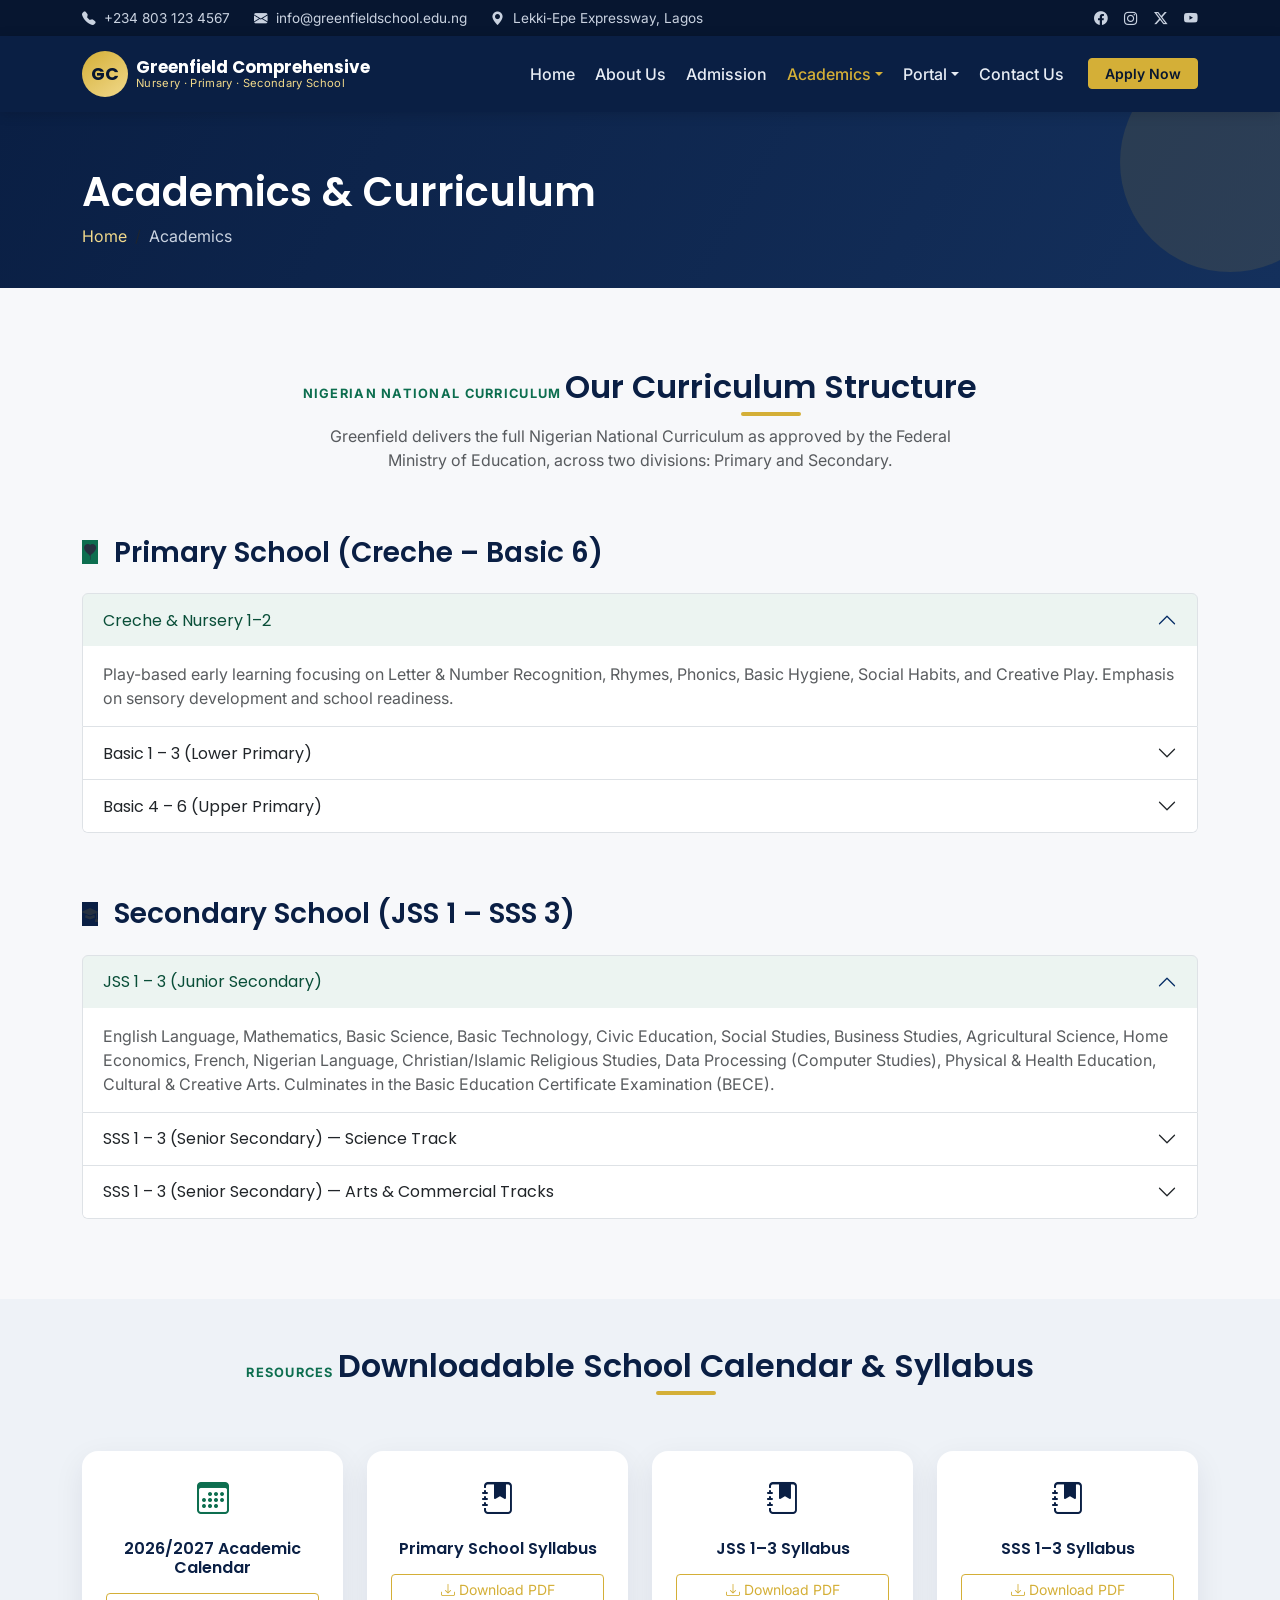
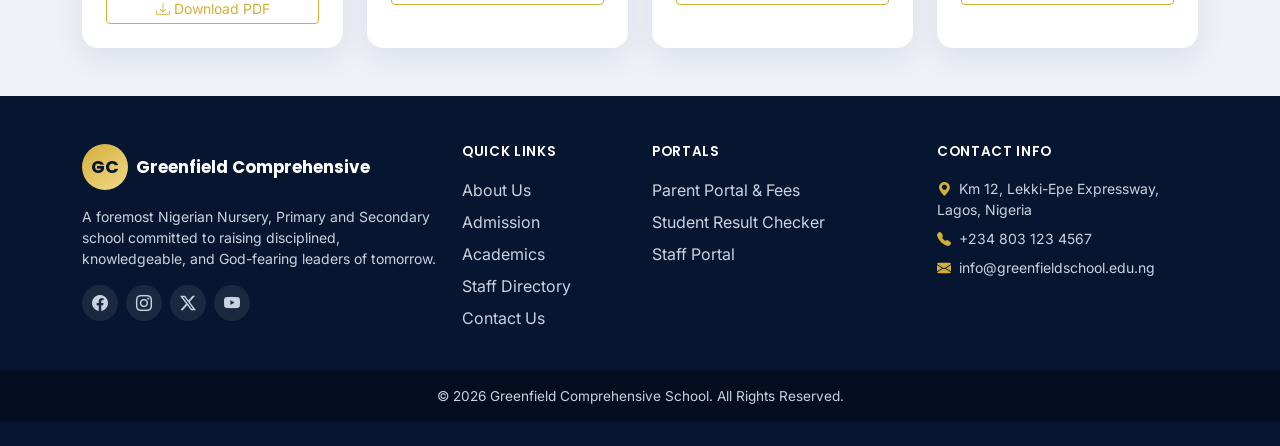
<file: academics.html>
<!DOCTYPE html>
<html lang="en">
<head>
<meta charset="UTF-8">
<meta name="viewport" content="width=device-width, initial-scale=1.0">
<title>Academics &amp; Curriculum | Greenfield Comprehensive School</title>
<link rel="preconnect" href="https://fonts.googleapis.com">
<link href="https://fonts.googleapis.com/css2?family=Poppins:wght@500;600;700;800&family=Inter:wght@400;500;600&display=swap" rel="stylesheet">
<link href="https://cdn.jsdelivr.net/npm/bootstrap@5.3.3/dist/css/bootstrap.min.css" rel="stylesheet">
<link rel="stylesheet" href="https://cdn.jsdelivr.net/npm/bootstrap-icons@1.11.3/font/bootstrap-icons.css">
<link rel="stylesheet" href="css/style.css">
</head>
<body>

<div class="top-bar d-none d-md-block">
  <div class="container d-flex justify-content-between align-items-center py-2">
    <div class="d-flex gap-4">
      <span><i class="bi bi-telephone-fill me-1"></i> +234 803 123 4567</span>
      <span><i class="bi bi-envelope-fill me-1"></i> info@greenfieldschool.edu.ng</span>
      <span><i class="bi bi-geo-alt-fill me-1"></i> Lekki-Epe Expressway, Lagos</span>
    </div>
    <div class="d-flex gap-3">
      <a href="#"><i class="bi bi-facebook"></i></a>
      <a href="#"><i class="bi bi-instagram"></i></a>
      <a href="#"><i class="bi bi-twitter-x"></i></a>
      <a href="#"><i class="bi bi-youtube"></i></a>
    </div>
  </div>
</div>

<nav class="navbar navbar-expand-lg navbar-dark main-navbar sticky-top">
  <div class="container">
    <a class="navbar-brand d-flex align-items-center gap-2" href="index.html">
      <span class="logo-badge">GC</span>
      <span class="brand-text">
        <span class="brand-name">Greenfield Comprehensive</span>
        <span class="brand-tag">Nursery &middot; Primary &middot; Secondary School</span>
      </span>
    </a>
    <button class="navbar-toggler" type="button" data-bs-toggle="collapse" data-bs-target="#mainNav">
      <span class="navbar-toggler-icon"></span>
    </button>
    <div class="collapse navbar-collapse" id="mainNav">
      <ul class="navbar-nav ms-auto align-items-lg-center gap-lg-1">
        <li class="nav-item"><a class="nav-link" href="index.html">Home</a></li>
        <li class="nav-item"><a class="nav-link" href="about.html">About Us</a></li>
        <li class="nav-item"><a class="nav-link" href="admission.html">Admission</a></li>
        <li class="nav-item dropdown">
          <a class="nav-link dropdown-toggle active" href="academics.html" role="button" data-bs-toggle="dropdown">Academics</a>
          <ul class="dropdown-menu">
            <li><a class="dropdown-item" href="academics.html#primary">Primary School</a></li>
            <li><a class="dropdown-item" href="academics.html#secondary">Secondary School</a></li>
          </ul>
        </li>
        <li class="nav-item dropdown">
          <a class="nav-link dropdown-toggle" href="#" role="button" data-bs-toggle="dropdown">Portal</a>
          <ul class="dropdown-menu dropdown-menu-end">
            <li><a class="dropdown-item" href="parent-portal.html"><i class="bi bi-people-fill me-2"></i>Parents</a></li>
            <li><a class="dropdown-item" href="student-portal.html"><i class="bi bi-mortarboard-fill me-2"></i>Students</a></li>
            <li><a class="dropdown-item" href="staff.html"><i class="bi bi-person-workspace me-2"></i>Staff</a></li>
          </ul>
        </li>
        <li class="nav-item"><a class="nav-link" href="contact.html">Contact Us</a></li>
      </ul>
      <a href="admission.html" class="btn btn-gold btn-sm ms-lg-3 fw-semibold px-3">Apply Now</a>
    </div>
  </div>
</nav>

<div class="page-banner">
  <div class="container">
    <h1 class="text-white">Academics &amp; Curriculum</h1>
    <nav aria-label="breadcrumb">
      <ol class="breadcrumb mb-0">
        <li class="breadcrumb-item"><a href="index.html">Home</a></li>
        <li class="breadcrumb-item active">Academics</li>
      </ol>
    </nav>
  </div>
</div>

<section class="section-py">
  <div class="container">
    <div class="text-center mb-5">
      <span class="section-eyebrow">Nigerian National Curriculum</span>
      <h2 class="section-title text-center">Our Curriculum Structure</h2>
      <p class="text-muted col-lg-7 mx-auto">Greenfield delivers the full Nigerian National Curriculum as approved by the Federal Ministry of Education, across two divisions: Primary and Secondary.</p>
    </div>

    <!-- PRIMARY SECTION -->
    <div id="primary" class="mb-5 pt-3">
      <div class="d-flex align-items-center gap-3 mb-4">
        <div class="icon-circle" style="background:var(--emerald);"><i class="bi bi-balloon-heart-fill"></i></div>
        <h3 class="mb-0 text-navy">Primary School (Creche – Basic 6)</h3>
      </div>
      <div class="accordion" id="primaryAccordion">
        <div class="accordion-item">
          <h2 class="accordion-header">
            <button class="accordion-button" type="button" data-bs-toggle="collapse" data-bs-target="#pAcc1">Creche &amp; Nursery 1–2</button>
          </h2>
          <div id="pAcc1" class="accordion-collapse collapse show" data-bs-parent="#primaryAccordion">
            <div class="accordion-body text-muted">
              Play-based early learning focusing on Letter &amp; Number Recognition, Rhymes, Phonics, Basic Hygiene, Social Habits, and Creative Play. Emphasis on sensory development and school readiness.
            </div>
          </div>
        </div>
        <div class="accordion-item">
          <h2 class="accordion-header">
            <button class="accordion-button collapsed" type="button" data-bs-toggle="collapse" data-bs-target="#pAcc2">Basic 1 – 3 (Lower Primary)</button>
          </h2>
          <div id="pAcc2" class="accordion-collapse collapse" data-bs-parent="#primaryAccordion">
            <div class="accordion-body text-muted">
              English Studies, Mathematics, Basic Science &amp; Technology, National Values Education (Civic &amp; Social Studies), Nigerian Language (Yoruba/Igbo/Hausa), Cultural &amp; Creative Arts, Christian/Islamic Religious Studies, Handwriting and Phonics.
            </div>
          </div>
        </div>
        <div class="accordion-item">
          <h2 class="accordion-header">
            <button class="accordion-button collapsed" type="button" data-bs-toggle="collapse" data-bs-target="#pAcc3">Basic 4 – 6 (Upper Primary)</button>
          </h2>
          <div id="pAcc3" class="accordion-collapse collapse" data-bs-parent="#primaryAccordion">
            <div class="accordion-body text-muted">
              English Studies, Mathematics, Basic Science, Basic Technology, National Values Education, Nigerian Language, Cultural &amp; Creative Arts, Physical &amp; Health Education, Computer Studies, French, and Common Entrance Examination preparatory classes.
            </div>
          </div>
        </div>
      </div>
    </div>

    <!-- SECONDARY SECTION -->
    <div id="secondary" class="pt-3">
      <div class="d-flex align-items-center gap-3 mb-4">
        <div class="icon-circle" style="background:var(--navy);"><i class="bi bi-mortarboard-fill"></i></div>
        <h3 class="mb-0 text-navy">Secondary School (JSS 1 – SSS 3)</h3>
      </div>
      <div class="accordion" id="secondaryAccordion">
        <div class="accordion-item">
          <h2 class="accordion-header">
            <button class="accordion-button" type="button" data-bs-toggle="collapse" data-bs-target="#sAcc1">JSS 1 – 3 (Junior Secondary)</button>
          </h2>
          <div id="sAcc1" class="accordion-collapse collapse show" data-bs-parent="#secondaryAccordion">
            <div class="accordion-body text-muted">
              English Language, Mathematics, Basic Science, Basic Technology, Civic Education, Social Studies, Business Studies, Agricultural Science, Home Economics, French, Nigerian Language, Christian/Islamic Religious Studies, Data Processing (Computer Studies), Physical &amp; Health Education, Cultural &amp; Creative Arts. Culminates in the Basic Education Certificate Examination (BECE).
            </div>
          </div>
        </div>
        <div class="accordion-item">
          <h2 class="accordion-header">
            <button class="accordion-button collapsed" type="button" data-bs-toggle="collapse" data-bs-target="#sAcc2">SSS 1 – 3 (Senior Secondary) — Science Track</button>
          </h2>
          <div id="sAcc2" class="accordion-collapse collapse" data-bs-parent="#secondaryAccordion">
            <div class="accordion-body text-muted">
              English Language, General Mathematics, Physics, Chemistry, Biology, Further Mathematics, Agricultural Science, Data Processing, Civic Education, Geography. Prepares students for WAEC, NECO and JAMB/UTME science-related courses.
            </div>
          </div>
        </div>
        <div class="accordion-item">
          <h2 class="accordion-header">
            <button class="accordion-button collapsed" type="button" data-bs-toggle="collapse" data-bs-target="#sAcc3">SSS 1 – 3 (Senior Secondary) — Arts &amp; Commercial Tracks</button>
          </h2>
          <div id="sAcc3" class="accordion-collapse collapse" data-bs-parent="#secondaryAccordion">
            <div class="accordion-body text-muted">
              <strong>Arts:</strong> Literature-in-English, Government, History, CRS/IRS, Fine Art, French.<br>
              <strong>Commercial:</strong> Financial Accounting, Commerce, Economics, Marketing, Office Practice.<br>
              All tracks include English Language, General Mathematics, Civic Education, and Data Processing. Prepares students for WAEC and NECO examinations.
            </div>
          </div>
        </div>
      </div>
    </div>
  </div>
</section>

<!-- DOWNLOADABLE RESOURCES -->
<section class="py-5" style="background:#eef2f7;">
  <div class="container">
    <div class="text-center mb-5">
      <span class="section-eyebrow">Resources</span>
      <h2 class="section-title text-center">Downloadable School Calendar &amp; Syllabus</h2>
    </div>
    <div class="row g-4">
      <div class="col-md-3 col-6">
        <div class="card h-100 border-0 shadow-soft rounded-card p-4 text-center">
          <i class="bi bi-calendar3 text-emerald mb-3" style="font-size:2rem;"></i>
          <h6>2026/2027 Academic Calendar</h6>
          <a href="#" class="btn btn-outline-gold btn-sm mt-2"><i class="bi bi-download me-1"></i>Download PDF</a>
        </div>
      </div>
      <div class="col-md-3 col-6">
        <div class="card h-100 border-0 shadow-soft rounded-card p-4 text-center">
          <i class="bi bi-journal-bookmark-fill text-navy mb-3" style="font-size:2rem;"></i>
          <h6>Primary School Syllabus</h6>
          <a href="#" class="btn btn-outline-gold btn-sm mt-2"><i class="bi bi-download me-1"></i>Download PDF</a>
        </div>
      </div>
      <div class="col-md-3 col-6">
        <div class="card h-100 border-0 shadow-soft rounded-card p-4 text-center">
          <i class="bi bi-journal-bookmark-fill text-navy mb-3" style="font-size:2rem;"></i>
          <h6>JSS 1–3 Syllabus</h6>
          <a href="#" class="btn btn-outline-gold btn-sm mt-2"><i class="bi bi-download me-1"></i>Download PDF</a>
        </div>
      </div>
      <div class="col-md-3 col-6">
        <div class="card h-100 border-0 shadow-soft rounded-card p-4 text-center">
          <i class="bi bi-journal-bookmark-fill text-navy mb-3" style="font-size:2rem;"></i>
          <h6>SSS 1–3 Syllabus</h6>
          <a href="#" class="btn btn-outline-gold btn-sm mt-2"><i class="bi bi-download me-1"></i>Download PDF</a>
        </div>
      </div>
    </div>
  </div>
</section>

<footer class="site-footer pt-5 pb-4">
  <div class="container">
    <div class="row g-4">
      <div class="col-lg-4">
        <a href="index.html" class="d-flex align-items-center gap-2 mb-3 text-decoration-none">
          <span class="logo-badge">GC</span>
          <span class="brand-name">Greenfield Comprehensive</span>
        </a>
        <p class="small">A foremost Nigerian Nursery, Primary and Secondary school committed to raising disciplined, knowledgeable, and God-fearing leaders of tomorrow.</p>
        <div class="d-flex gap-2 mt-3">
          <a href="#" class="social-icon"><i class="bi bi-facebook"></i></a>
          <a href="#" class="social-icon"><i class="bi bi-instagram"></i></a>
          <a href="#" class="social-icon"><i class="bi bi-twitter-x"></i></a>
          <a href="#" class="social-icon"><i class="bi bi-youtube"></i></a>
        </div>
      </div>
      <div class="col-lg-2 col-md-4">
        <h6>Quick Links</h6>
        <ul class="list-unstyled">
          <li class="mb-2"><a href="about.html">About Us</a></li>
          <li class="mb-2"><a href="admission.html">Admission</a></li>
          <li class="mb-2"><a href="academics.html">Academics</a></li>
          <li class="mb-2"><a href="staff.html">Staff Directory</a></li>
          <li class="mb-2"><a href="contact.html">Contact Us</a></li>
        </ul>
      </div>
      <div class="col-lg-3 col-md-4">
        <h6>Portals</h6>
        <ul class="list-unstyled">
          <li class="mb-2"><a href="parent-portal.html">Parent Portal &amp; Fees</a></li>
          <li class="mb-2"><a href="student-portal.html">Student Result Checker</a></li>
          <li class="mb-2"><a href="staff.html">Staff Portal</a></li>
        </ul>
      </div>
      <div class="col-lg-3 col-md-4">
        <h6>Contact Info</h6>
        <ul class="list-unstyled small">
          <li class="mb-2"><i class="bi bi-geo-alt-fill me-2 text-gold"></i>Km 12, Lekki-Epe Expressway, Lagos, Nigeria</li>
          <li class="mb-2"><i class="bi bi-telephone-fill me-2 text-gold"></i>+234 803 123 4567</li>
          <li class="mb-2"><i class="bi bi-envelope-fill me-2 text-gold"></i>info@greenfieldschool.edu.ng</li>
        </ul>
      </div>
    </div>
  </div>
  <div class="footer-bottom text-center py-3 mt-4">
    <div class="container">&copy; 2026 Greenfield Comprehensive School. All Rights Reserved.</div>
  </div>
</footer>

<script src="https://cdn.jsdelivr.net/npm/bootstrap@5.3.3/dist/js/bootstrap.bundle.min.js"></script>
<script src="js/script.js"></script>
</body>
</html>
</file>
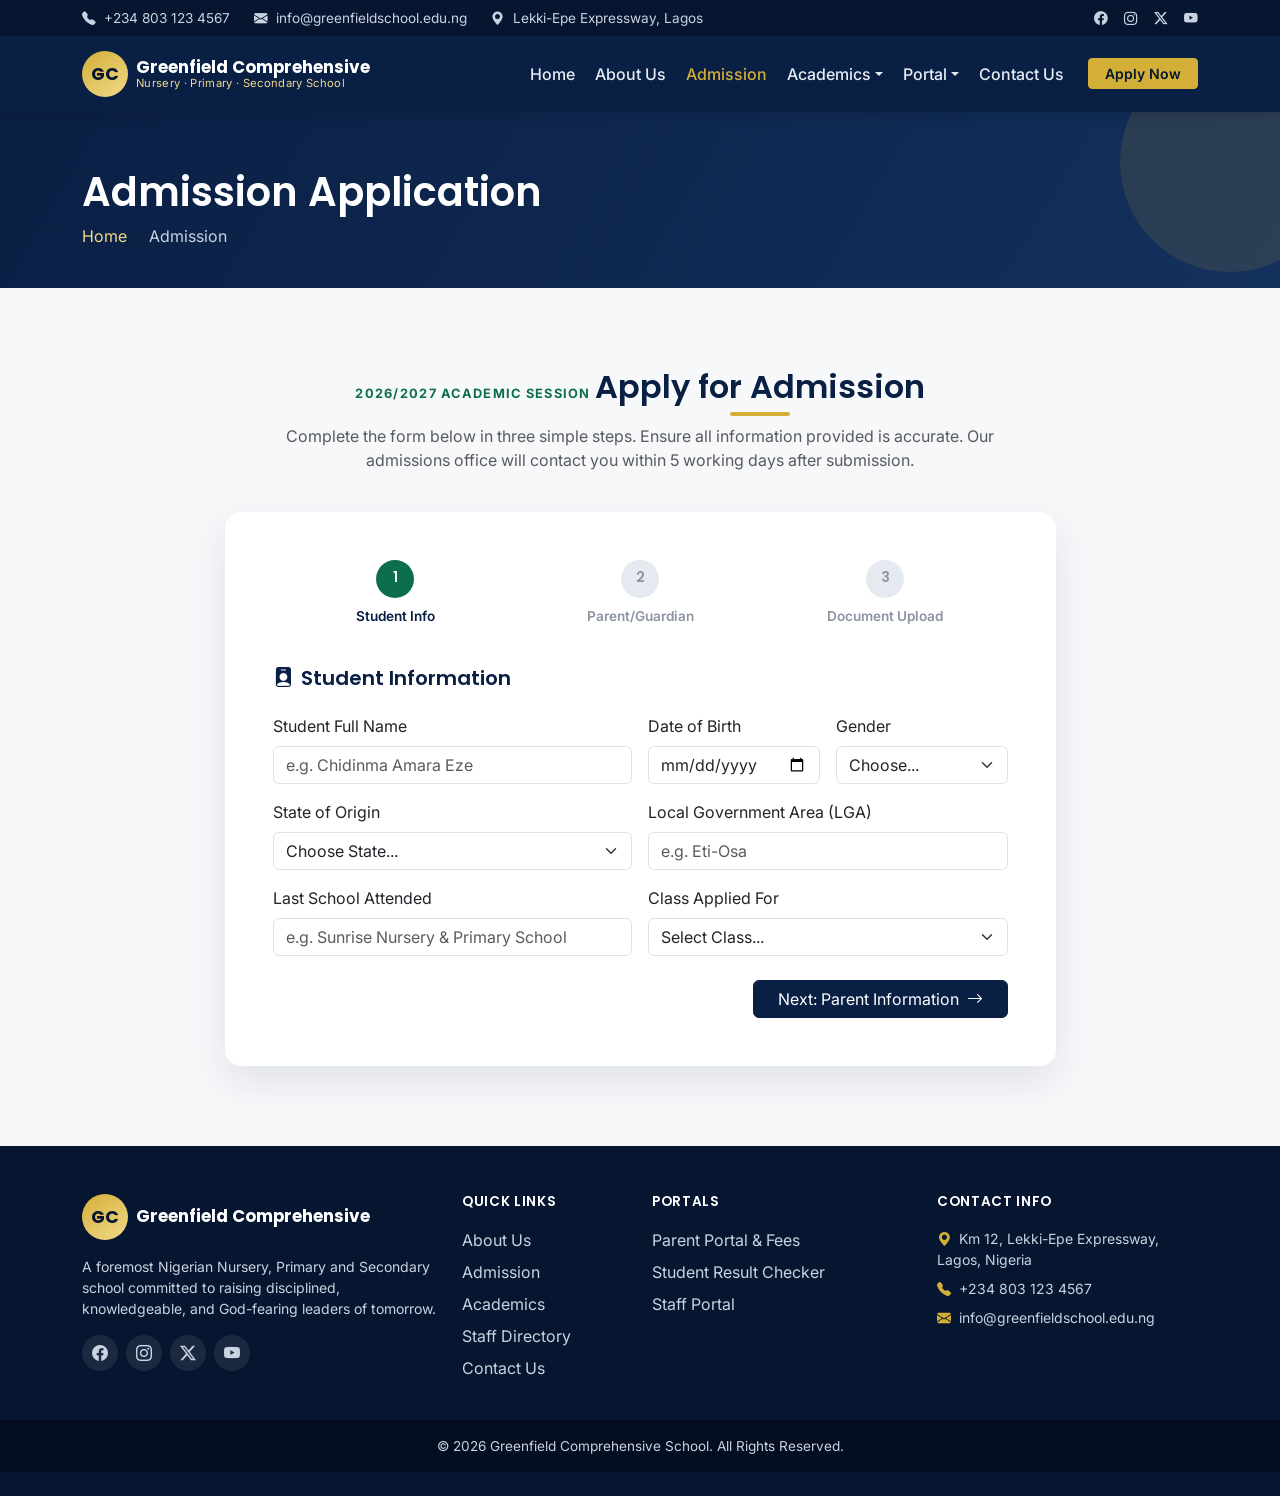
<file: admission.html>
<!DOCTYPE html>
<html lang="en">
<head>
<meta charset="UTF-8">
<meta name="viewport" content="width=device-width, initial-scale=1.0">
<title>Admission Application | Greenfield Comprehensive School</title>
<link rel="preconnect" href="https://fonts.googleapis.com">
<link href="https://fonts.googleapis.com/css2?family=Poppins:wght@500;600;700;800&family=Inter:wght@400;500;600&display=swap" rel="stylesheet">
<link href="https://cdn.jsdelivr.net/npm/bootstrap@5.3.3/dist/css/bootstrap.min.css" rel="stylesheet">
<link rel="stylesheet" href="https://cdn.jsdelivr.net/npm/bootstrap-icons@1.11.3/font/bootstrap-icons.css">
<link rel="stylesheet" href="css/style.css">
</head>
<body>

<div class="top-bar d-none d-md-block">
  <div class="container d-flex justify-content-between align-items-center py-2">
    <div class="d-flex gap-4">
      <span><i class="bi bi-telephone-fill me-1"></i> +234 803 123 4567</span>
      <span><i class="bi bi-envelope-fill me-1"></i> info@greenfieldschool.edu.ng</span>
      <span><i class="bi bi-geo-alt-fill me-1"></i> Lekki-Epe Expressway, Lagos</span>
    </div>
    <div class="d-flex gap-3">
      <a href="#"><i class="bi bi-facebook"></i></a>
      <a href="#"><i class="bi bi-instagram"></i></a>
      <a href="#"><i class="bi bi-twitter-x"></i></a>
      <a href="#"><i class="bi bi-youtube"></i></a>
    </div>
  </div>
</div>

<nav class="navbar navbar-expand-lg navbar-dark main-navbar sticky-top">
  <div class="container">
    <a class="navbar-brand d-flex align-items-center gap-2" href="index.html">
      <span class="logo-badge">GC</span>
      <span class="brand-text">
        <span class="brand-name">Greenfield Comprehensive</span>
        <span class="brand-tag">Nursery &middot; Primary &middot; Secondary School</span>
      </span>
    </a>
    <button class="navbar-toggler" type="button" data-bs-toggle="collapse" data-bs-target="#mainNav">
      <span class="navbar-toggler-icon"></span>
    </button>
    <div class="collapse navbar-collapse" id="mainNav">
      <ul class="navbar-nav ms-auto align-items-lg-center gap-lg-1">
        <li class="nav-item"><a class="nav-link" href="index.html">Home</a></li>
        <li class="nav-item"><a class="nav-link" href="about.html">About Us</a></li>
        <li class="nav-item"><a class="nav-link active" href="admission.html">Admission</a></li>
        <li class="nav-item dropdown">
          <a class="nav-link dropdown-toggle" href="academics.html" role="button" data-bs-toggle="dropdown">Academics</a>
          <ul class="dropdown-menu">
            <li><a class="dropdown-item" href="academics.html#primary">Primary School</a></li>
            <li><a class="dropdown-item" href="academics.html#secondary">Secondary School</a></li>
          </ul>
        </li>
        <li class="nav-item dropdown">
          <a class="nav-link dropdown-toggle" href="#" role="button" data-bs-toggle="dropdown">Portal</a>
          <ul class="dropdown-menu dropdown-menu-end">
            <li><a class="dropdown-item" href="parent-portal.html"><i class="bi bi-people-fill me-2"></i>Parents</a></li>
            <li><a class="dropdown-item" href="student-portal.html"><i class="bi bi-mortarboard-fill me-2"></i>Students</a></li>
            <li><a class="dropdown-item" href="staff.html"><i class="bi bi-person-workspace me-2"></i>Staff</a></li>
          </ul>
        </li>
        <li class="nav-item"><a class="nav-link" href="contact.html">Contact Us</a></li>
      </ul>
      <a href="admission.html" class="btn btn-gold btn-sm ms-lg-3 fw-semibold px-3">Apply Now</a>
    </div>
  </div>
</nav>

<div class="page-banner">
  <div class="container">
    <h1 class="text-white">Admission Application</h1>
    <nav aria-label="breadcrumb">
      <ol class="breadcrumb mb-0">
        <li class="breadcrumb-item"><a href="index.html">Home</a></li>
        <li class="breadcrumb-item active">Admission</li>
      </ol>
    </nav>
  </div>
</div>

<section class="section-py">
  <div class="container">
    <div class="row justify-content-center mb-4">
      <div class="col-lg-8 text-center">
        <span class="section-eyebrow">2026/2027 Academic Session</span>
        <h2 class="section-title text-center">Apply for Admission</h2>
        <p class="text-muted">Complete the form below in three simple steps. Ensure all information provided is accurate. Our admissions office will contact you within 5 working days after submission.</p>
      </div>
    </div>

    <div class="row justify-content-center">
      <div class="col-lg-9">
        <div class="card admission-card p-4 p-lg-5">

          <ul class="form-steps" id="formStepsNav">
            <li data-step="1" class="active">Student Info</li>
            <li data-step="2">Parent/Guardian</li>
            <li data-step="3">Document Upload</li>
          </ul>

          <form id="admissionForm" class="needs-validation" novalidate>
            <div id="admissionWizard">

              <!-- STEP 1: Student Information -->
              <div class="form-step-panel active-step">
                <h5 class="text-navy mb-4"><i class="bi bi-person-badge-fill me-2"></i>Student Information</h5>
                <div class="row g-3">
                  <div class="col-md-6">
                    <label class="form-label">Student Full Name</label>
                    <input type="text" class="form-control" placeholder="e.g. Chidinma Amara Eze" required>
                    <div class="invalid-feedback">Please enter the student's full name.</div>
                  </div>
                  <div class="col-md-3">
                    <label class="form-label">Date of Birth</label>
                    <input type="date" class="form-control" required>
                    <div class="invalid-feedback">Required.</div>
                  </div>
                  <div class="col-md-3">
                    <label class="form-label">Gender</label>
                    <select class="form-select" required>
                      <option value="" selected disabled>Choose...</option>
                      <option>Male</option>
                      <option>Female</option>
                    </select>
                    <div class="invalid-feedback">Required.</div>
                  </div>
                  <div class="col-md-6">
                    <label class="form-label">State of Origin</label>
                    <select class="form-select" required>
                      <option value="" selected disabled>Choose State...</option>
                      <option>Lagos</option><option>Abia</option><option>Anambra</option><option>Rivers</option>
                      <option>Kano</option><option>Oyo</option><option>Enugu</option><option>Delta</option>
                      <option>Edo</option><option>Imo</option><option>Kaduna</option><option>Ogun</option>
                      <option>Other</option>
                    </select>
                    <div class="invalid-feedback">Required.</div>
                  </div>
                  <div class="col-md-6">
                    <label class="form-label">Local Government Area (LGA)</label>
                    <input type="text" class="form-control" placeholder="e.g. Eti-Osa" required>
                    <div class="invalid-feedback">Required.</div>
                  </div>
                  <div class="col-md-6">
                    <label class="form-label">Last School Attended</label>
                    <input type="text" class="form-control" placeholder="e.g. Sunrise Nursery &amp; Primary School">
                  </div>
                  <div class="col-md-6">
                    <label class="form-label">Class Applied For</label>
                    <select class="form-select" required>
                      <option value="" selected disabled>Select Class...</option>
                      <optgroup label="Primary Track">
                        <option>Creche</option>
                        <option>Nursery 1</option>
                        <option>Nursery 2</option>
                        <option>Primary/Basic 1</option>
                        <option>Primary/Basic 2</option>
                        <option>Primary/Basic 3</option>
                        <option>Primary/Basic 4</option>
                        <option>Primary/Basic 5</option>
                        <option>Primary/Basic 6</option>
                      </optgroup>
                      <optgroup label="Secondary Track">
                        <option>JSS 1</option>
                        <option>JSS 2</option>
                        <option>JSS 3</option>
                        <option>SSS 1</option>
                        <option>SSS 2</option>
                        <option>SSS 3</option>
                      </optgroup>
                    </select>
                    <div class="invalid-feedback">Please select a class.</div>
                  </div>
                </div>
                <div class="d-flex justify-content-end mt-4">
                  <button type="button" class="btn btn-navy btn-next-step px-4">Next: Parent Information <i class="bi bi-arrow-right ms-1"></i></button>
                </div>
              </div>

              <!-- STEP 2: Parent/Guardian Information -->
              <div class="form-step-panel">
                <h5 class="text-navy mb-4"><i class="bi bi-people-fill me-2"></i>Parent / Guardian Information</h5>
                <div class="row g-3">
                  <div class="col-md-6">
                    <label class="form-label">Parent/Guardian Full Name</label>
                    <input type="text" class="form-control" placeholder="e.g. Mr. Emeka Eze" required>
                    <div class="invalid-feedback">Required.</div>
                  </div>
                  <div class="col-md-6">
                    <label class="form-label">Relationship to Student</label>
                    <select class="form-select" required>
                      <option value="" selected disabled>Choose...</option>
                      <option>Father</option><option>Mother</option><option>Guardian</option>
                    </select>
                    <div class="invalid-feedback">Required.</div>
                  </div>
                  <div class="col-md-6">
                    <label class="form-label">Phone Number</label>
                    <input type="tel" class="form-control" placeholder="e.g. 0803 123 4567" required>
                    <div class="invalid-feedback">Please enter a valid phone number.</div>
                  </div>
                  <div class="col-md-6">
                    <label class="form-label">Email Address</label>
                    <input type="email" class="form-control" placeholder="e.g. parent@email.com" required>
                    <div class="invalid-feedback">Please enter a valid email.</div>
                  </div>
                  <div class="col-12">
                    <label class="form-label">Residential Address</label>
                    <textarea class="form-control" rows="3" placeholder="Full residential address" required></textarea>
                    <div class="invalid-feedback">Required.</div>
                  </div>
                </div>
                <div class="d-flex justify-content-between mt-4">
                  <button type="button" class="btn btn-outline-secondary btn-prev-step px-4"><i class="bi bi-arrow-left me-1"></i> Back</button>
                  <button type="button" class="btn btn-navy btn-next-step px-4">Next: Upload Documents <i class="bi bi-arrow-right ms-1"></i></button>
                </div>
              </div>

              <!-- STEP 3: Document Upload -->
              <div class="form-step-panel">
                <h5 class="text-navy mb-4"><i class="bi bi-cloud-arrow-up-fill me-2"></i>Document Upload</h5>
                <div class="row g-4">
                  <div class="col-md-6">
                    <label class="form-label d-block">Passport Photograph</label>
                    <label class="upload-box d-block" for="passportUpload">
                      <i class="bi bi-person-bounding-box d-block mb-2"></i>
                      <span class="fw-semibold d-block">Click to upload passport photo</span>
                      <span class="text-muted small">JPG or PNG, max 2MB</span>
                    </label>
                    <input type="file" id="passportUpload" class="upload-input d-none" accept="image/*" data-upload-target="passport">
                    <div class="small mt-2" data-upload-preview="passport">No file selected.</div>
                  </div>
                  <div class="col-md-6">
                    <label class="form-label d-block">Birth Certificate</label>
                    <label class="upload-box d-block" for="birthCertUpload">
                      <i class="bi bi-file-earmark-text-fill d-block mb-2"></i>
                      <span class="fw-semibold d-block">Click to upload birth certificate</span>
                      <span class="text-muted small">PDF, JPG or PNG, max 5MB</span>
                    </label>
                    <input type="file" id="birthCertUpload" class="upload-input d-none" accept="image/*,.pdf" data-upload-target="birthcert">
                    <div class="small mt-2" data-upload-preview="birthcert">No file selected.</div>
                  </div>
                </div>
                <div class="form-check mt-4">
                  <input class="form-check-input" type="checkbox" id="agreeCheck" required>
                  <label class="form-check-label small" for="agreeCheck">
                    I confirm that all the information provided is accurate to the best of my knowledge.
                  </label>
                  <div class="invalid-feedback">You must confirm before submitting.</div>
                </div>
                <div class="d-flex justify-content-between mt-4">
                  <button type="button" class="btn btn-outline-secondary btn-prev-step px-4"><i class="bi bi-arrow-left me-1"></i> Back</button>
                  <button type="submit" class="btn btn-emerald px-4">Submit Application <i class="bi bi-check2-circle ms-1"></i></button>
                </div>
              </div>

            </div>
          </form>

        </div>
      </div>
    </div>
  </div>
</section>

<!-- Success Modal -->
<div class="modal fade" id="admissionSuccessModal" tabindex="-1" aria-hidden="true">
  <div class="modal-dialog modal-dialog-centered">
    <div class="modal-content rounded-card">
      <div class="modal-body text-center p-5">
        <div class="icon-circle mx-auto mb-3" style="background:var(--emerald); width:80px; height:80px; font-size:2.2rem;"><i class="bi bi-check-lg"></i></div>
        <h4 class="text-navy">Application Submitted!</h4>
        <p class="text-muted">Thank you for applying to Greenfield Comprehensive School. Our admissions team will review your application and contact you within 5 working days.</p>
        <button type="button" class="btn btn-navy px-4" data-bs-dismiss="modal">Close</button>
      </div>
    </div>
  </div>
</div>

<footer class="site-footer pt-5 pb-4">
  <div class="container">
    <div class="row g-4">
      <div class="col-lg-4">
        <a href="index.html" class="d-flex align-items-center gap-2 mb-3 text-decoration-none">
          <span class="logo-badge">GC</span>
          <span class="brand-name">Greenfield Comprehensive</span>
        </a>
        <p class="small">A foremost Nigerian Nursery, Primary and Secondary school committed to raising disciplined, knowledgeable, and God-fearing leaders of tomorrow.</p>
        <div class="d-flex gap-2 mt-3">
          <a href="#" class="social-icon"><i class="bi bi-facebook"></i></a>
          <a href="#" class="social-icon"><i class="bi bi-instagram"></i></a>
          <a href="#" class="social-icon"><i class="bi bi-twitter-x"></i></a>
          <a href="#" class="social-icon"><i class="bi bi-youtube"></i></a>
        </div>
      </div>
      <div class="col-lg-2 col-md-4">
        <h6>Quick Links</h6>
        <ul class="list-unstyled">
          <li class="mb-2"><a href="about.html">About Us</a></li>
          <li class="mb-2"><a href="admission.html">Admission</a></li>
          <li class="mb-2"><a href="academics.html">Academics</a></li>
          <li class="mb-2"><a href="staff.html">Staff Directory</a></li>
          <li class="mb-2"><a href="contact.html">Contact Us</a></li>
        </ul>
      </div>
      <div class="col-lg-3 col-md-4">
        <h6>Portals</h6>
        <ul class="list-unstyled">
          <li class="mb-2"><a href="parent-portal.html">Parent Portal &amp; Fees</a></li>
          <li class="mb-2"><a href="student-portal.html">Student Result Checker</a></li>
          <li class="mb-2"><a href="staff.html">Staff Portal</a></li>
        </ul>
      </div>
      <div class="col-lg-3 col-md-4">
        <h6>Contact Info</h6>
        <ul class="list-unstyled small">
          <li class="mb-2"><i class="bi bi-geo-alt-fill me-2 text-gold"></i>Km 12, Lekki-Epe Expressway, Lagos, Nigeria</li>
          <li class="mb-2"><i class="bi bi-telephone-fill me-2 text-gold"></i>+234 803 123 4567</li>
          <li class="mb-2"><i class="bi bi-envelope-fill me-2 text-gold"></i>info@greenfieldschool.edu.ng</li>
        </ul>
      </div>
    </div>
  </div>
  <div class="footer-bottom text-center py-3 mt-4">
    <div class="container">&copy; 2026 Greenfield Comprehensive School. All Rights Reserved.</div>
  </div>
</footer>

<script src="https://cdn.jsdelivr.net/npm/bootstrap@5.3.3/dist/js/bootstrap.bundle.min.js"></script>
<script src="js/script.js"></script>
</body>
</html>
</file>
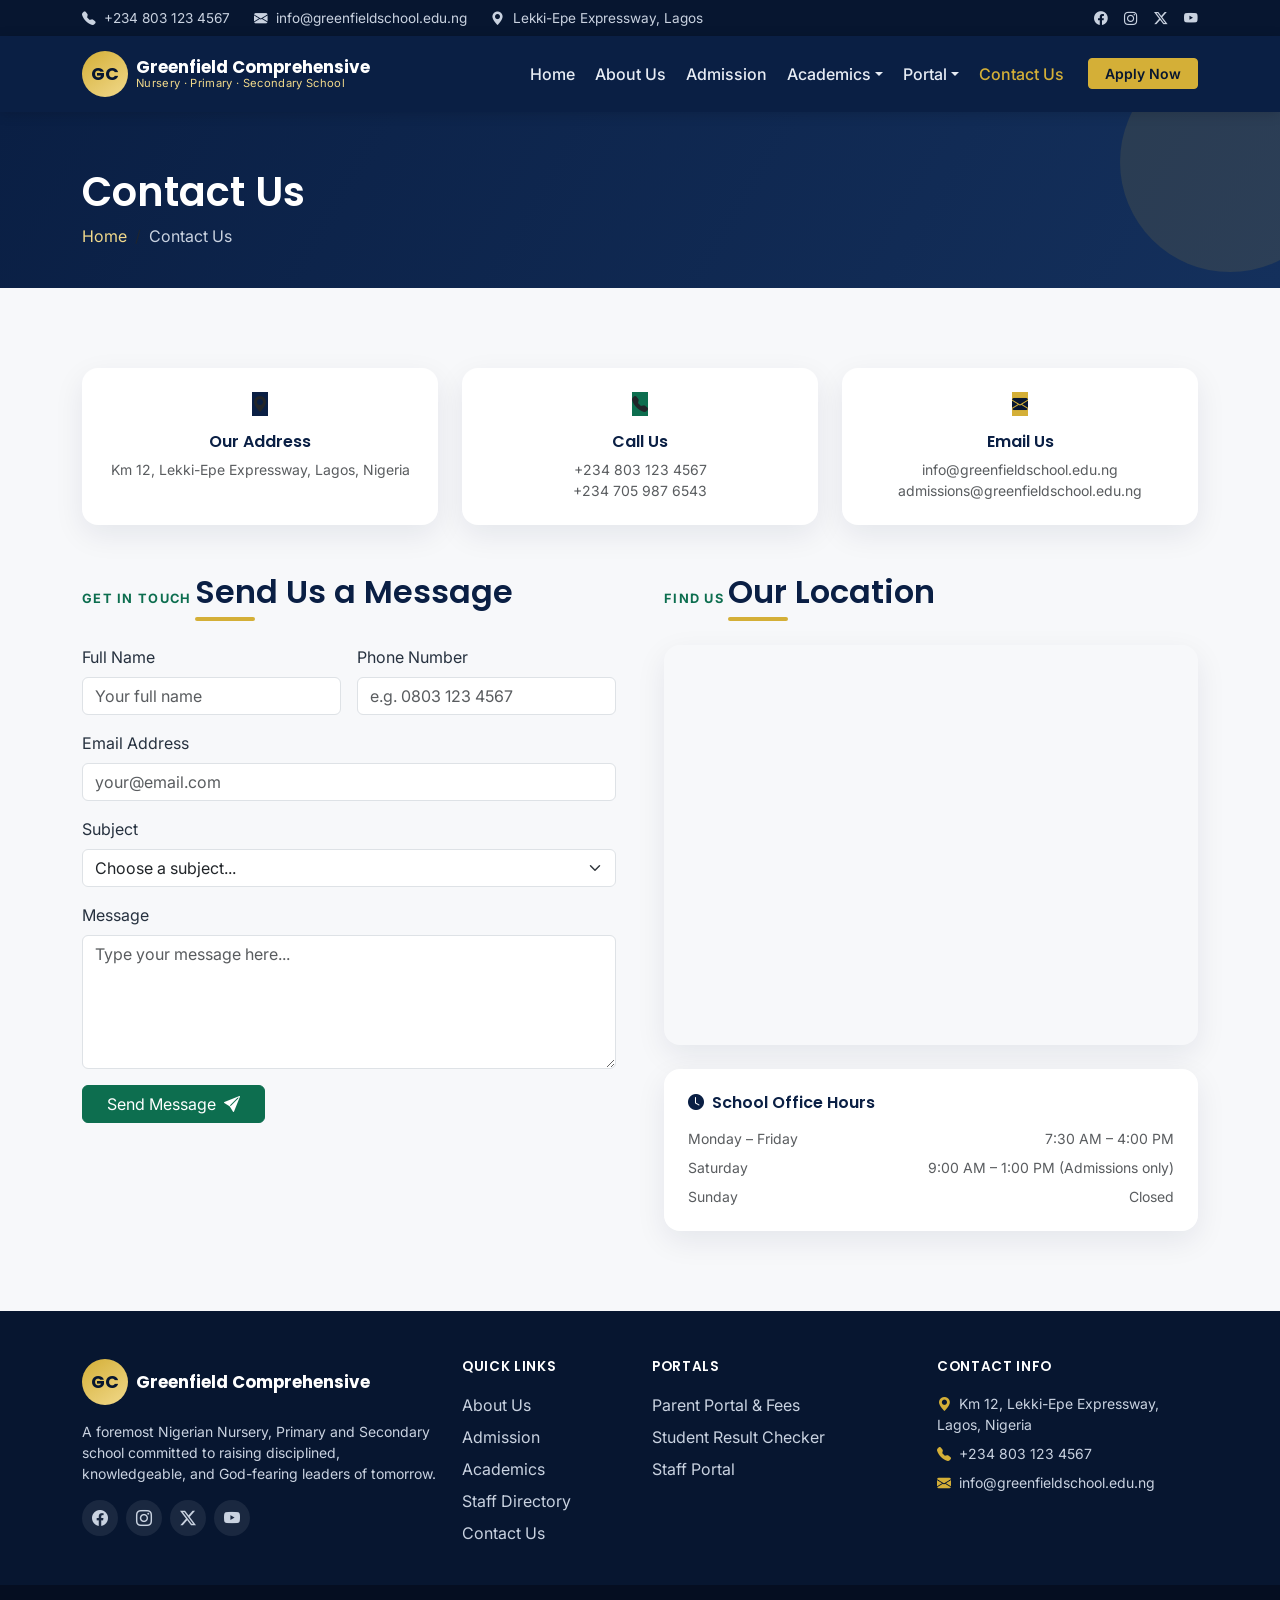
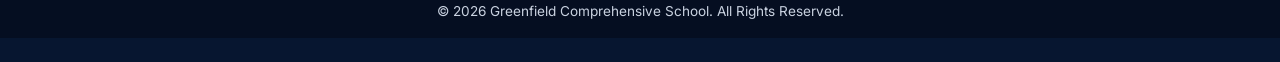
<file: contact.html>
<!DOCTYPE html>
<html lang="en">
<head>
<meta charset="UTF-8">
<meta name="viewport" content="width=device-width, initial-scale=1.0">
<title>Contact Us | Greenfield Comprehensive School</title>
<link rel="preconnect" href="https://fonts.googleapis.com">
<link href="https://fonts.googleapis.com/css2?family=Poppins:wght@500;600;700;800&family=Inter:wght@400;500;600&display=swap" rel="stylesheet">
<link href="https://cdn.jsdelivr.net/npm/bootstrap@5.3.3/dist/css/bootstrap.min.css" rel="stylesheet">
<link rel="stylesheet" href="https://cdn.jsdelivr.net/npm/bootstrap-icons@1.11.3/font/bootstrap-icons.css">
<link rel="stylesheet" href="css/style.css">
</head>
<body>

<div class="top-bar d-none d-md-block">
  <div class="container d-flex justify-content-between align-items-center py-2">
    <div class="d-flex gap-4">
      <span><i class="bi bi-telephone-fill me-1"></i> +234 803 123 4567</span>
      <span><i class="bi bi-envelope-fill me-1"></i> info@greenfieldschool.edu.ng</span>
      <span><i class="bi bi-geo-alt-fill me-1"></i> Lekki-Epe Expressway, Lagos</span>
    </div>
    <div class="d-flex gap-3">
      <a href="#"><i class="bi bi-facebook"></i></a>
      <a href="#"><i class="bi bi-instagram"></i></a>
      <a href="#"><i class="bi bi-twitter-x"></i></a>
      <a href="#"><i class="bi bi-youtube"></i></a>
    </div>
  </div>
</div>

<nav class="navbar navbar-expand-lg navbar-dark main-navbar sticky-top">
  <div class="container">
    <a class="navbar-brand d-flex align-items-center gap-2" href="index.html">
      <span class="logo-badge">GC</span>
      <span class="brand-text">
        <span class="brand-name">Greenfield Comprehensive</span>
        <span class="brand-tag">Nursery &middot; Primary &middot; Secondary School</span>
      </span>
    </a>
    <button class="navbar-toggler" type="button" data-bs-toggle="collapse" data-bs-target="#mainNav">
      <span class="navbar-toggler-icon"></span>
    </button>
    <div class="collapse navbar-collapse" id="mainNav">
      <ul class="navbar-nav ms-auto align-items-lg-center gap-lg-1">
        <li class="nav-item"><a class="nav-link" href="index.html">Home</a></li>
        <li class="nav-item"><a class="nav-link" href="about.html">About Us</a></li>
        <li class="nav-item"><a class="nav-link" href="admission.html">Admission</a></li>
        <li class="nav-item dropdown">
          <a class="nav-link dropdown-toggle" href="academics.html" role="button" data-bs-toggle="dropdown">Academics</a>
          <ul class="dropdown-menu">
            <li><a class="dropdown-item" href="academics.html#primary">Primary School</a></li>
            <li><a class="dropdown-item" href="academics.html#secondary">Secondary School</a></li>
          </ul>
        </li>
        <li class="nav-item dropdown">
          <a class="nav-link dropdown-toggle" href="#" role="button" data-bs-toggle="dropdown">Portal</a>
          <ul class="dropdown-menu dropdown-menu-end">
            <li><a class="dropdown-item" href="parent-portal.html"><i class="bi bi-people-fill me-2"></i>Parents</a></li>
            <li><a class="dropdown-item" href="student-portal.html"><i class="bi bi-mortarboard-fill me-2"></i>Students</a></li>
            <li><a class="dropdown-item" href="staff.html"><i class="bi bi-person-workspace me-2"></i>Staff</a></li>
          </ul>
        </li>
        <li class="nav-item"><a class="nav-link active" href="contact.html">Contact Us</a></li>
      </ul>
      <a href="admission.html" class="btn btn-gold btn-sm ms-lg-3 fw-semibold px-3">Apply Now</a>
    </div>
  </div>
</nav>

<div class="page-banner">
  <div class="container">
    <h1 class="text-white">Contact Us</h1>
    <nav aria-label="breadcrumb">
      <ol class="breadcrumb mb-0">
        <li class="breadcrumb-item"><a href="index.html">Home</a></li>
        <li class="breadcrumb-item active">Contact Us</li>
      </ol>
    </nav>
  </div>
</div>

<section class="section-py">
  <div class="container">
    <div class="row g-4 mb-5">
      <div class="col-md-4">
        <div class="card h-100 border-0 shadow-soft rounded-card p-4 text-center">
          <div class="icon-circle mx-auto mb-3" style="background:var(--navy);"><i class="bi bi-geo-alt-fill"></i></div>
          <h6>Our Address</h6>
          <p class="text-muted small mb-0">Km 12, Lekki-Epe Expressway, Lagos, Nigeria</p>
        </div>
      </div>
      <div class="col-md-4">
        <div class="card h-100 border-0 shadow-soft rounded-card p-4 text-center">
          <div class="icon-circle mx-auto mb-3" style="background:var(--emerald);"><i class="bi bi-telephone-fill"></i></div>
          <h6>Call Us</h6>
          <p class="text-muted small mb-0">+234 803 123 4567 <br> +234 705 987 6543</p>
        </div>
      </div>
      <div class="col-md-4">
        <div class="card h-100 border-0 shadow-soft rounded-card p-4 text-center">
          <div class="icon-circle mx-auto mb-3" style="background:var(--gold); color:var(--navy-dark);"><i class="bi bi-envelope-fill"></i></div>
          <h6>Email Us</h6>
          <p class="text-muted small mb-0">info@greenfieldschool.edu.ng <br> admissions@greenfieldschool.edu.ng</p>
        </div>
      </div>
    </div>

    <div class="row g-5">
      <div class="col-lg-6">
        <span class="section-eyebrow">Get In Touch</span>
        <h2 class="section-title mb-4">Send Us a Message</h2>
        <form class="needs-validation row g-3" novalidate>
          <div class="col-md-6">
            <label class="form-label">Full Name</label>
            <input type="text" class="form-control" placeholder="Your full name" required>
            <div class="invalid-feedback">Please enter your name.</div>
          </div>
          <div class="col-md-6">
            <label class="form-label">Phone Number</label>
            <input type="tel" class="form-control" placeholder="e.g. 0803 123 4567" required>
            <div class="invalid-feedback">Please enter your phone number.</div>
          </div>
          <div class="col-12">
            <label class="form-label">Email Address</label>
            <input type="email" class="form-control" placeholder="your@email.com" required>
            <div class="invalid-feedback">Please enter a valid email.</div>
          </div>
          <div class="col-12">
            <label class="form-label">Subject</label>
            <select class="form-select" required>
              <option value="" selected disabled>Choose a subject...</option>
              <option>Admission Enquiry</option>
              <option>Fee Enquiry</option>
              <option>General Enquiry</option>
              <option>Complaint</option>
            </select>
            <div class="invalid-feedback">Please select a subject.</div>
          </div>
          <div class="col-12">
            <label class="form-label">Message</label>
            <textarea class="form-control" rows="5" placeholder="Type your message here..." required></textarea>
            <div class="invalid-feedback">Please type your message.</div>
          </div>
          <div class="col-12">
            <button type="submit" class="btn btn-emerald px-4">Send Message <i class="bi bi-send-fill ms-1"></i></button>
          </div>
        </form>
      </div>
      <div class="col-lg-6">
        <span class="section-eyebrow">Find Us</span>
        <h2 class="section-title mb-4">Our Location</h2>
        <div class="ratio ratio-4x3 rounded-card overflow-hidden shadow-soft">
          <iframe src="https://www.google.com/maps?q=Lekki-Epe%20Expressway%2C%20Lagos%2C%20Nigeria&output=embed" style="border:0;" allowfullscreen="" loading="lazy" title="School location map"></iframe>
        </div>
        <div class="card border-0 shadow-soft rounded-card p-4 mt-4">
          <h6 class="text-navy mb-3"><i class="bi bi-clock-fill me-2"></i>School Office Hours</h6>
          <ul class="list-unstyled small text-muted mb-0">
            <li class="d-flex justify-content-between mb-2"><span>Monday – Friday</span><span>7:30 AM – 4:00 PM</span></li>
            <li class="d-flex justify-content-between mb-2"><span>Saturday</span><span>9:00 AM – 1:00 PM (Admissions only)</span></li>
            <li class="d-flex justify-content-between"><span>Sunday</span><span>Closed</span></li>
          </ul>
        </div>
      </div>
    </div>
  </div>
</section>

<footer class="site-footer pt-5 pb-4">
  <div class="container">
    <div class="row g-4">
      <div class="col-lg-4">
        <a href="index.html" class="d-flex align-items-center gap-2 mb-3 text-decoration-none">
          <span class="logo-badge">GC</span>
          <span class="brand-name">Greenfield Comprehensive</span>
        </a>
        <p class="small">A foremost Nigerian Nursery, Primary and Secondary school committed to raising disciplined, knowledgeable, and God-fearing leaders of tomorrow.</p>
        <div class="d-flex gap-2 mt-3">
          <a href="#" class="social-icon"><i class="bi bi-facebook"></i></a>
          <a href="#" class="social-icon"><i class="bi bi-instagram"></i></a>
          <a href="#" class="social-icon"><i class="bi bi-twitter-x"></i></a>
          <a href="#" class="social-icon"><i class="bi bi-youtube"></i></a>
        </div>
      </div>
      <div class="col-lg-2 col-md-4">
        <h6>Quick Links</h6>
        <ul class="list-unstyled">
          <li class="mb-2"><a href="about.html">About Us</a></li>
          <li class="mb-2"><a href="admission.html">Admission</a></li>
          <li class="mb-2"><a href="academics.html">Academics</a></li>
          <li class="mb-2"><a href="staff.html">Staff Directory</a></li>
          <li class="mb-2"><a href="contact.html">Contact Us</a></li>
        </ul>
      </div>
      <div class="col-lg-3 col-md-4">
        <h6>Portals</h6>
        <ul class="list-unstyled">
          <li class="mb-2"><a href="parent-portal.html">Parent Portal &amp; Fees</a></li>
          <li class="mb-2"><a href="student-portal.html">Student Result Checker</a></li>
          <li class="mb-2"><a href="staff.html">Staff Portal</a></li>
        </ul>
      </div>
      <div class="col-lg-3 col-md-4">
        <h6>Contact Info</h6>
        <ul class="list-unstyled small">
          <li class="mb-2"><i class="bi bi-geo-alt-fill me-2 text-gold"></i>Km 12, Lekki-Epe Expressway, Lagos, Nigeria</li>
          <li class="mb-2"><i class="bi bi-telephone-fill me-2 text-gold"></i>+234 803 123 4567</li>
          <li class="mb-2"><i class="bi bi-envelope-fill me-2 text-gold"></i>info@greenfieldschool.edu.ng</li>
        </ul>
      </div>
    </div>
  </div>
  <div class="footer-bottom text-center py-3 mt-4">
    <div class="container">&copy; 2026 Greenfield Comprehensive School. All Rights Reserved.</div>
  </div>
</footer>

<script src="https://cdn.jsdelivr.net/npm/bootstrap@5.3.3/dist/js/bootstrap.bundle.min.js"></script>
<script src="js/script.js"></script>
</body>
</html>
</file>
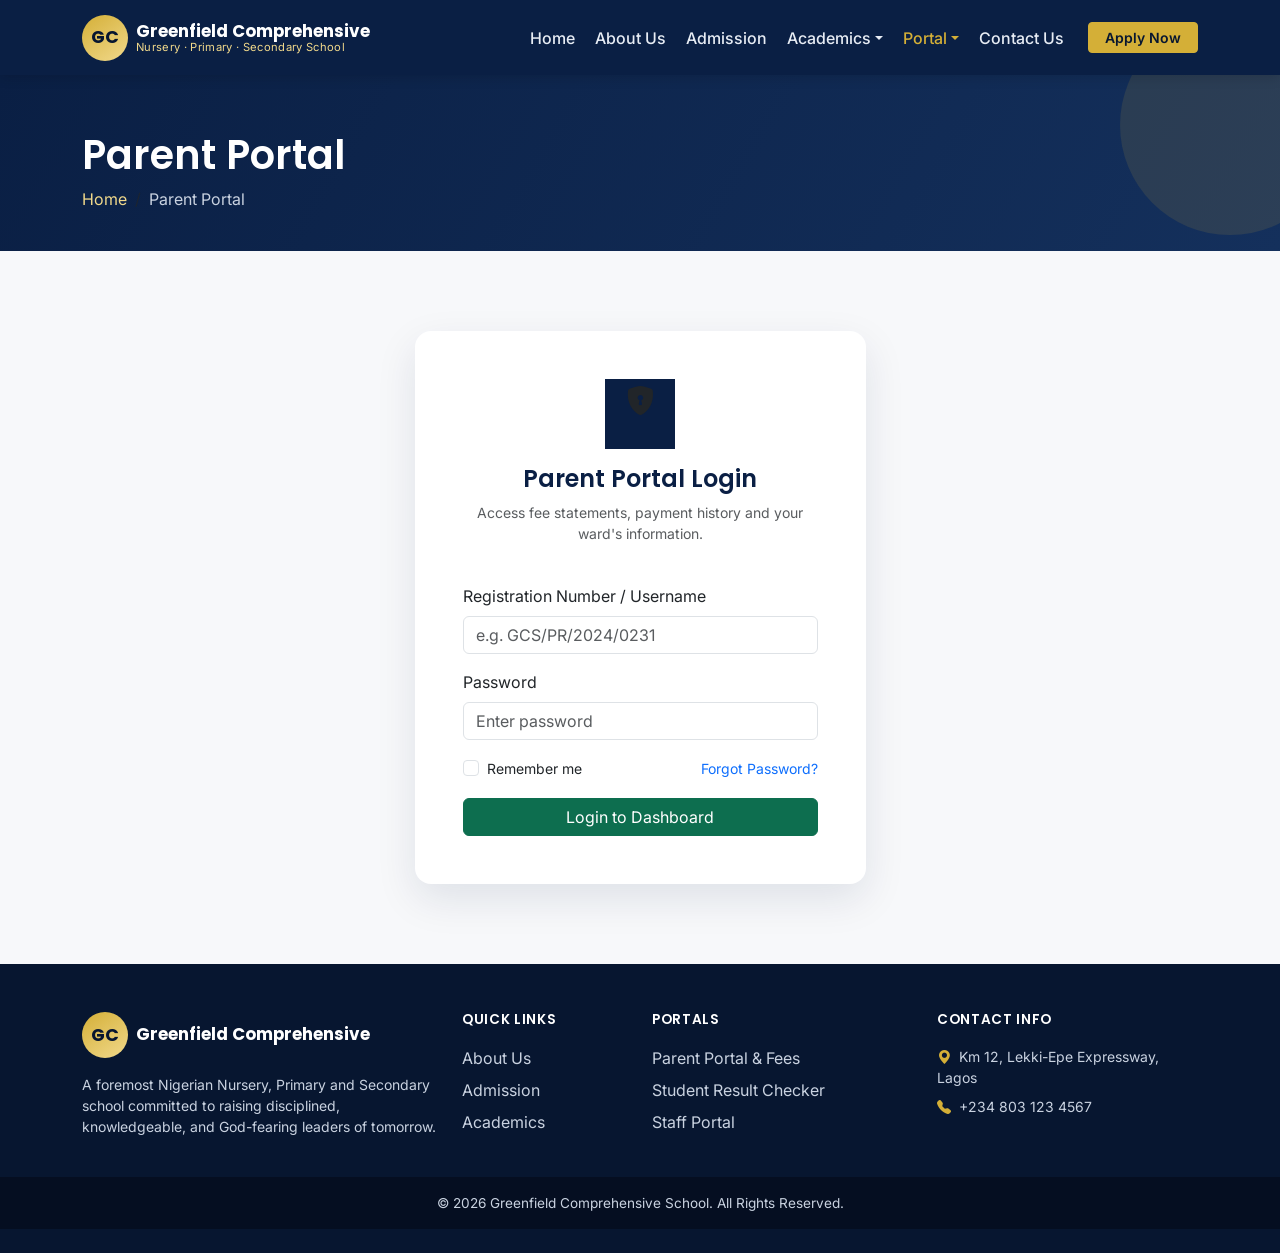
<file: parent-portal.html>
<!DOCTYPE html>
<html lang="en">
<head>
<meta charset="UTF-8">
<meta name="viewport" content="width=device-width, initial-scale=1.0">
<title>Parent Portal | Greenfield Comprehensive School</title>
<link rel="preconnect" href="https://fonts.googleapis.com">
<link href="https://fonts.googleapis.com/css2?family=Poppins:wght@500;600;700;800&family=Inter:wght@400;500;600&display=swap" rel="stylesheet">
<link href="https://cdn.jsdelivr.net/npm/bootstrap@5.3.3/dist/css/bootstrap.min.css" rel="stylesheet">
<link rel="stylesheet" href="https://cdn.jsdelivr.net/npm/bootstrap-icons@1.11.3/font/bootstrap-icons.css">
<link rel="stylesheet" href="css/style.css">
</head>
<body>

<nav class="navbar navbar-expand-lg navbar-dark main-navbar sticky-top">
  <div class="container">
    <a class="navbar-brand d-flex align-items-center gap-2" href="index.html">
      <span class="logo-badge">GC</span>
      <span class="brand-text">
        <span class="brand-name">Greenfield Comprehensive</span>
        <span class="brand-tag">Nursery &middot; Primary &middot; Secondary School</span>
      </span>
    </a>
    <button class="navbar-toggler" type="button" data-bs-toggle="collapse" data-bs-target="#mainNav">
      <span class="navbar-toggler-icon"></span>
    </button>
    <div class="collapse navbar-collapse" id="mainNav">
      <ul class="navbar-nav ms-auto align-items-lg-center gap-lg-1">
        <li class="nav-item"><a class="nav-link" href="index.html">Home</a></li>
        <li class="nav-item"><a class="nav-link" href="about.html">About Us</a></li>
        <li class="nav-item"><a class="nav-link" href="admission.html">Admission</a></li>
        <li class="nav-item dropdown">
          <a class="nav-link dropdown-toggle" href="academics.html" role="button" data-bs-toggle="dropdown">Academics</a>
          <ul class="dropdown-menu">
            <li><a class="dropdown-item" href="academics.html#primary">Primary School</a></li>
            <li><a class="dropdown-item" href="academics.html#secondary">Secondary School</a></li>
          </ul>
        </li>
        <li class="nav-item dropdown">
          <a class="nav-link dropdown-toggle active" href="#" role="button" data-bs-toggle="dropdown">Portal</a>
          <ul class="dropdown-menu dropdown-menu-end">
            <li><a class="dropdown-item active" href="parent-portal.html"><i class="bi bi-people-fill me-2"></i>Parents</a></li>
            <li><a class="dropdown-item" href="student-portal.html"><i class="bi bi-mortarboard-fill me-2"></i>Students</a></li>
            <li><a class="dropdown-item" href="staff.html"><i class="bi bi-person-workspace me-2"></i>Staff</a></li>
          </ul>
        </li>
        <li class="nav-item"><a class="nav-link" href="contact.html">Contact Us</a></li>
      </ul>
      <a href="admission.html" class="btn btn-gold btn-sm ms-lg-3 fw-semibold px-3">Apply Now</a>
    </div>
  </div>
</nav>

<div class="page-banner">
  <div class="container">
    <h1 class="text-white">Parent Portal</h1>
    <nav aria-label="breadcrumb">
      <ol class="breadcrumb mb-0">
        <li class="breadcrumb-item"><a href="index.html">Home</a></li>
        <li class="breadcrumb-item active">Parent Portal</li>
      </ol>
    </nav>
  </div>
</div>

<!-- ===================== LOGIN PANEL ===================== -->
<section class="section-py" id="parentLoginPanel">
  <div class="container">
    <div class="row justify-content-center">
      <div class="col-lg-5 col-md-7">
        <div class="card admission-card p-4 p-lg-5">
          <div class="text-center mb-4">
            <div class="icon-circle mx-auto mb-3" style="background:var(--navy); width:70px; height:70px; font-size:1.8rem;"><i class="bi bi-shield-lock-fill"></i></div>
            <h4 class="text-navy">Parent Portal Login</h4>
            <p class="text-muted small">Access fee statements, payment history and your ward's information.</p>
          </div>
          <form id="parentLoginForm" class="needs-validation" novalidate>
            <div class="mb-3">
              <label class="form-label">Registration Number / Username</label>
              <input type="text" class="form-control" placeholder="e.g. GCS/PR/2024/0231" required>
              <div class="invalid-feedback">Please enter your registration number.</div>
            </div>
            <div class="mb-3">
              <label class="form-label">Password</label>
              <input type="password" class="form-control" placeholder="Enter password" required>
              <div class="invalid-feedback">Please enter your password.</div>
            </div>
            <div class="d-flex justify-content-between align-items-center mb-3">
              <div class="form-check">
                <input class="form-check-input" type="checkbox" id="rememberParent">
                <label class="form-check-label small" for="rememberParent">Remember me</label>
              </div>
              <a href="#" class="small">Forgot Password?</a>
            </div>
            <button type="submit" class="btn btn-emerald w-100">Login to Dashboard</button>
          </form>
        </div>
      </div>
    </div>
  </div>
</section>

<!-- ===================== DASHBOARD PANEL (hidden until login) ===================== -->
<section class="section-py d-none" id="parentDashboardPanel">
  <div class="container">
    <div class="row g-4">

      <!-- Sidebar -->
      <div class="col-lg-3">
        <div class="portal-sidebar p-4">
          <div class="d-flex align-items-center gap-3 mb-4">
            <div class="portal-avatar">EE</div>
            <div>
              <div class="fw-semibold text-white">Mr. Emeka Eze</div>
              <div class="small">Parent Account</div>
            </div>
          </div>
          <ul class="nav flex-column">
            <li class="nav-item"><a class="nav-link active" href="#"><i class="bi bi-speedometer2 me-2"></i>Dashboard</a></li>
            <li class="nav-item"><a class="nav-link" href="#feeSection"><i class="bi bi-cash-coin me-2"></i>Fee Payment</a></li>
            <li class="nav-item"><a class="nav-link" href="#historySection"><i class="bi bi-clock-history me-2"></i>Payment History</a></li>
            <li class="nav-item"><a class="nav-link" href="#"><i class="bi bi-person-lines-fill me-2"></i>Ward's Profile</a></li>
            <li class="nav-item"><a class="nav-link" href="#"><i class="bi bi-chat-dots-fill me-2"></i>Messages</a></li>
            <li class="nav-item"><a class="nav-link" href="index.html"><i class="bi bi-box-arrow-right me-2"></i>Logout</a></li>
          </ul>
        </div>
      </div>

      <!-- Main Dashboard -->
      <div class="col-lg-9">
        <h4 class="text-navy mb-1">Welcome back, Mr. Eze</h4>
        <p class="text-muted mb-4">Ward: <strong>Chidinma Amara Eze</strong> &middot; JSS 2 &middot; Reg No: GCS/JS/2024/0231</p>

        <div class="row g-3 mb-4">
          <div class="col-md-4">
            <div class="card dash-card p-3 d-flex flex-row align-items-center gap-3">
              <div class="dash-icon" style="background:var(--burgundy);"><i class="bi bi-exclamation-circle-fill"></i></div>
              <div>
                <div class="text-muted small">Outstanding Fees</div>
                <div class="fw-bold text-navy fs-5">&#8358;45,000</div>
              </div>
            </div>
          </div>
          <div class="col-md-4">
            <div class="card dash-card p-3 d-flex flex-row align-items-center gap-3">
              <div class="dash-icon" style="background:var(--emerald);"><i class="bi bi-check-circle-fill"></i></div>
              <div>
                <div class="text-muted small">Total Paid (Session)</div>
                <div class="fw-bold text-navy fs-5">&#8358;210,000</div>
              </div>
            </div>
          </div>
          <div class="col-md-4">
            <div class="card dash-card p-3 d-flex flex-row align-items-center gap-3">
              <div class="dash-icon" style="background:var(--gold); color:var(--navy-dark);"><i class="bi bi-calendar-check-fill"></i></div>
              <div>
                <div class="text-muted small">Current Term</div>
                <div class="fw-bold text-navy fs-5">2nd Term</div>
              </div>
            </div>
          </div>
        </div>

        <!-- FEE PAYMENT -->
        <div class="card dash-card p-4 mb-4" id="feeSection">
          <h5 class="text-navy mb-3"><i class="bi bi-cash-coin me-2"></i>Pay School Fees Now</h5>
          <form id="payFeesForm" class="needs-validation row g-3" novalidate>
            <div class="col-md-4">
              <label class="form-label">Student Reg Number</label>
              <input type="text" class="form-control" id="feeRegNo" value="GCS/JS/2024/0231" required>
              <div class="invalid-feedback">Required.</div>
            </div>
            <div class="col-md-4">
              <label class="form-label">Term</label>
              <select class="form-select" id="feeTerm" required>
                <option value="1st Term">1st Term</option>
                <option value="2nd Term" selected>2nd Term</option>
                <option value="3rd Term">3rd Term</option>
              </select>
              <div class="invalid-feedback">Required.</div>
            </div>
            <div class="col-md-4">
              <label class="form-label">Payment Method</label>
              <select class="form-select" required>
                <option value="" selected disabled>Choose...</option>
                <option>Debit/Credit Card</option>
                <option>Bank Transfer</option>
                <option>USSD</option>
                <option>Remita</option>
              </select>
              <div class="invalid-feedback">Required.</div>
            </div>
            <div class="col-md-6">
              <label class="form-label">Amount to Pay (&#8358;)</label>
              <input type="number" class="form-control" value="45000" required>
              <div class="invalid-feedback">Required.</div>
            </div>
            <div class="col-md-6 d-flex align-items-end">
              <button type="submit" class="btn btn-emerald w-100"><i class="bi bi-lock-fill me-1"></i>Pay School Fees Now</button>
            </div>
          </form>
        </div>

        <!-- PAYMENT HISTORY -->
        <div class="card dash-card p-4" id="historySection">
          <h5 class="text-navy mb-3"><i class="bi bi-clock-history me-2"></i>Payment History</h5>
          <div class="table-responsive">
            <table class="table align-middle">
              <thead class="table-light">
                <tr><th>Date</th><th>Term</th><th>Description</th><th>Amount</th><th>Status</th><th></th></tr>
              </thead>
              <tbody>
                <tr>
                  <td>10 Jan 2026</td><td>2nd Term</td><td>Part Payment — Tuition</td><td>&#8358;120,000</td>
                  <td><span class="badge bg-success">Paid</span></td>
                  <td><button class="btn btn-sm btn-outline-navy" data-bs-toggle="modal" data-bs-target="#receiptModal">View Receipt</button></td>
                </tr>
                <tr>
                  <td>02 Feb 2026</td><td>2nd Term</td><td>Uniform &amp; Books Fee</td><td>&#8358;90,000</td>
                  <td><span class="badge bg-success">Paid</span></td>
                  <td><button class="btn btn-sm btn-outline-navy" data-bs-toggle="modal" data-bs-target="#receiptModal">View Receipt</button></td>
                </tr>
                <tr>
                  <td>—</td><td>2nd Term</td><td>Balance — Tuition</td><td>&#8358;45,000</td>
                  <td><span class="badge bg-danger">Outstanding</span></td>
                  <td><span class="text-muted small">—</span></td>
                </tr>
              </tbody>
            </table>
          </div>
        </div>

      </div>
    </div>
  </div>
</section>

<!-- ===================== RECEIPT MODAL ===================== -->
<div class="modal fade" id="receiptModal" tabindex="-1" aria-hidden="true">
  <div class="modal-dialog modal-dialog-centered modal-lg">
    <div class="modal-content rounded-card">
      <div class="modal-body p-0">
        <div class="receipt-card p-4 p-lg-5 print-area" id="printableReceipt">
          <div class="paid-stamp">PAID</div>
          <div class="receipt-header pb-3 mb-3 d-flex justify-content-between align-items-start flex-wrap gap-3">
            <div class="d-flex align-items-center gap-2">
              <span class="logo-badge" style="background: var(--gold); color:var(--navy-dark);">GC</span>
              <div>
                <div class="fw-bold text-navy">Greenfield Comprehensive School</div>
                <div class="small text-muted">Km 12, Lekki-Epe Expressway, Lagos, Nigeria</div>
              </div>
            </div>
            <div class="text-end">
              <div class="fw-bold text-navy">OFFICIAL RECEIPT</div>
              <div class="small text-muted">Receipt No: GCS-RCT-00214</div>
              <div class="small text-muted">Date: 02 Feb 2026</div>
            </div>
          </div>
          <div class="row mb-3">
            <div class="col-md-6">
              <div class="small text-muted">Student Name</div>
              <div class="fw-semibold">Chidinma Amara Eze</div>
            </div>
            <div class="col-md-3">
              <div class="small text-muted">Reg Number</div>
              <div class="fw-semibold" id="receiptRegNo">GCS/JS/2024/0231</div>
            </div>
            <div class="col-md-3">
              <div class="small text-muted">Term / Class</div>
              <div class="fw-semibold"><span id="receiptTerm">2nd Term</span> / JSS 2</div>
            </div>
          </div>
          <div class="table-responsive">
            <table class="table table-bordered">
              <thead class="table-light">
                <tr><th>Fee Item</th><th class="text-end">Amount (&#8358;)</th></tr>
              </thead>
              <tbody>
                <tr><td>Tuition Fee</td><td class="text-end">150,000</td></tr>
                <tr><td>Development Fee</td><td class="text-end">20,000</td></tr>
                <tr><td>Uniform Fee</td><td class="text-end">25,000</td></tr>
                <tr><td>Books &amp; Learning Materials</td><td class="text-end">15,000</td></tr>
              </tbody>
              <tfoot>
                <tr class="table-light">
                  <th>Total Paid</th><th class="text-end">&#8358;210,000</th>
                </tr>
              </tfoot>
            </table>
          </div>
          <div class="row mt-4">
            <div class="col-md-6">
              <div class="small text-muted">Payment Method</div>
              <div class="fw-semibold">Bank Transfer</div>
            </div>
            <div class="col-md-6 text-md-end">
              <div class="small text-muted">Received By</div>
              <div class="fw-semibold">Bursary Department</div>
            </div>
          </div>
        </div>
        <div class="p-3 text-end no-print border-top">
          <button type="button" class="btn btn-outline-secondary" data-bs-dismiss="modal">Close</button>
          <button type="button" class="btn btn-emerald btn-print-receipt"><i class="bi bi-printer-fill me-1"></i>Print Receipt</button>
        </div>
      </div>
    </div>
  </div>
</div>

<footer class="site-footer pt-5 pb-4">
  <div class="container">
    <div class="row g-4">
      <div class="col-lg-4">
        <a href="index.html" class="d-flex align-items-center gap-2 mb-3 text-decoration-none">
          <span class="logo-badge">GC</span>
          <span class="brand-name">Greenfield Comprehensive</span>
        </a>
        <p class="small">A foremost Nigerian Nursery, Primary and Secondary school committed to raising disciplined, knowledgeable, and God-fearing leaders of tomorrow.</p>
      </div>
      <div class="col-lg-2 col-md-4">
        <h6>Quick Links</h6>
        <ul class="list-unstyled">
          <li class="mb-2"><a href="about.html">About Us</a></li>
          <li class="mb-2"><a href="admission.html">Admission</a></li>
          <li class="mb-2"><a href="academics.html">Academics</a></li>
        </ul>
      </div>
      <div class="col-lg-3 col-md-4">
        <h6>Portals</h6>
        <ul class="list-unstyled">
          <li class="mb-2"><a href="parent-portal.html">Parent Portal &amp; Fees</a></li>
          <li class="mb-2"><a href="student-portal.html">Student Result Checker</a></li>
          <li class="mb-2"><a href="staff.html">Staff Portal</a></li>
        </ul>
      </div>
      <div class="col-lg-3 col-md-4">
        <h6>Contact Info</h6>
        <ul class="list-unstyled small">
          <li class="mb-2"><i class="bi bi-geo-alt-fill me-2 text-gold"></i>Km 12, Lekki-Epe Expressway, Lagos</li>
          <li class="mb-2"><i class="bi bi-telephone-fill me-2 text-gold"></i>+234 803 123 4567</li>
        </ul>
      </div>
    </div>
  </div>
  <div class="footer-bottom text-center py-3 mt-4">
    <div class="container">&copy; 2026 Greenfield Comprehensive School. All Rights Reserved.</div>
  </div>
</footer>

<script src="https://cdn.jsdelivr.net/npm/bootstrap@5.3.3/dist/js/bootstrap.bundle.min.js"></script>
<script src="js/script.js"></script>
</body>
</html>
</file>
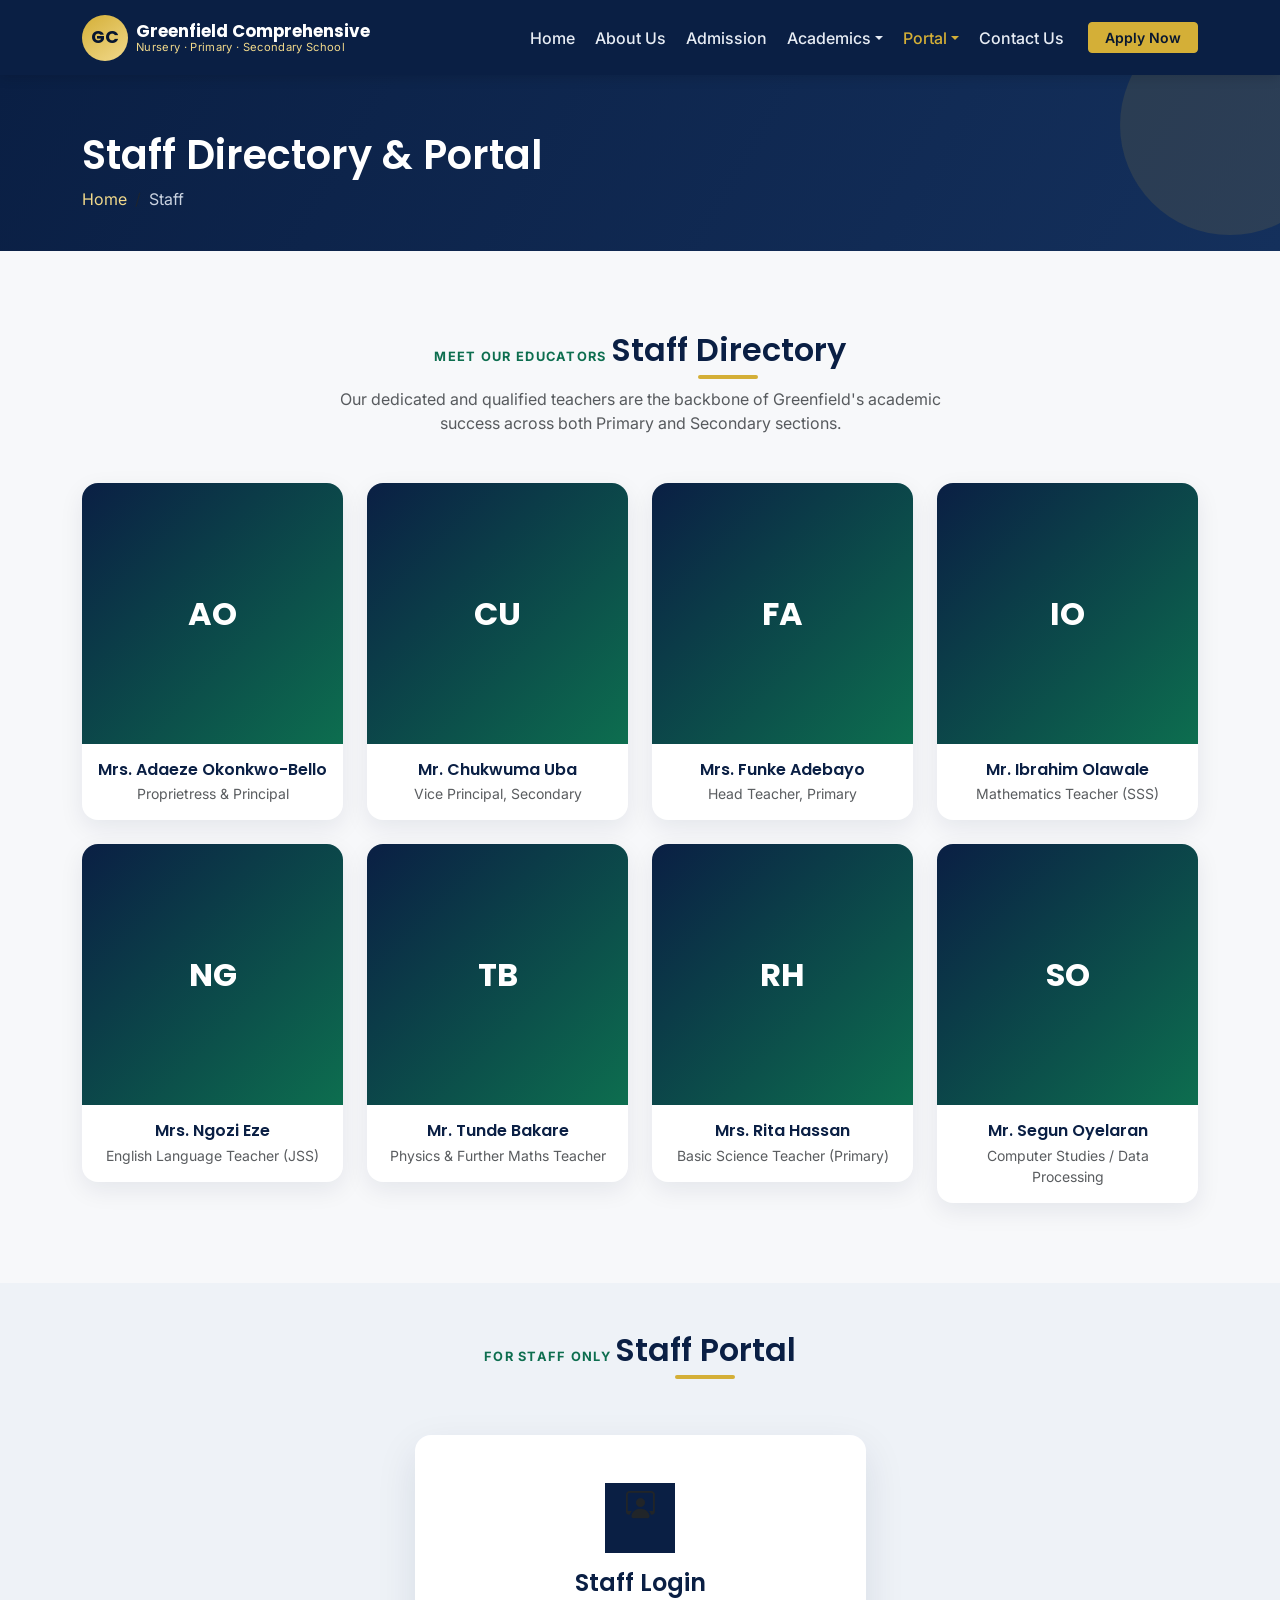
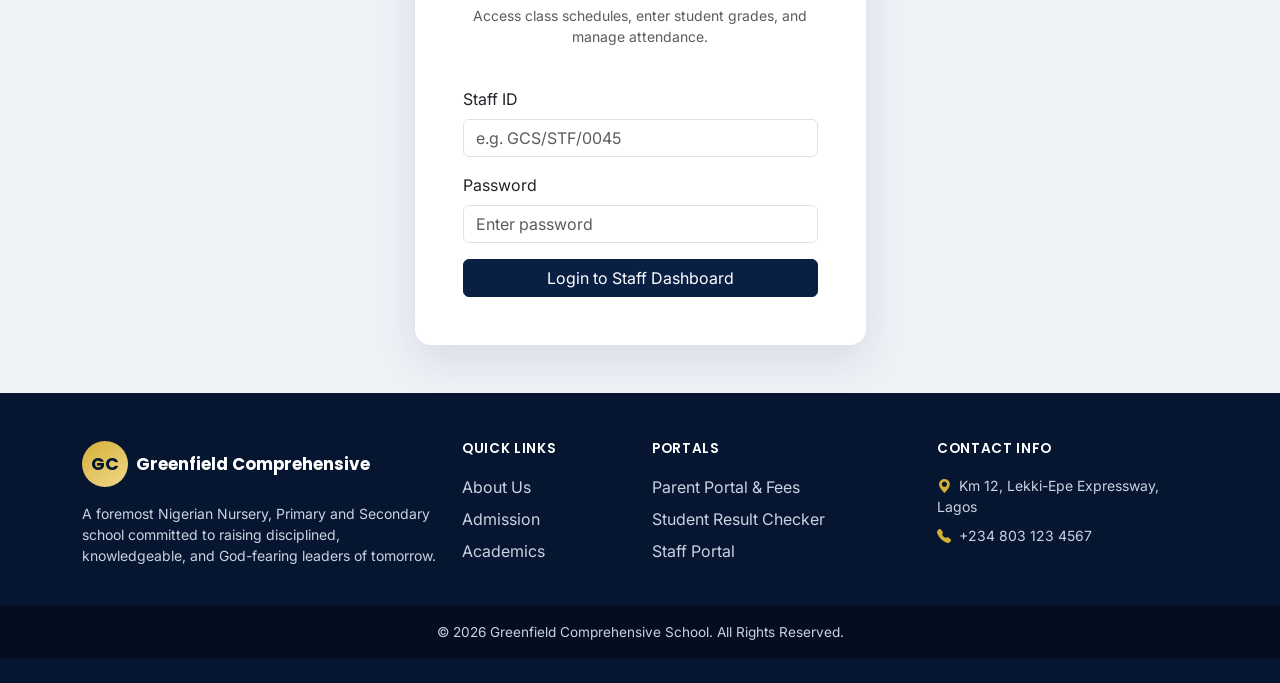
<file: staff.html>
<!DOCTYPE html>
<html lang="en">
<head>
<meta charset="UTF-8">
<meta name="viewport" content="width=device-width, initial-scale=1.0">
<title>Staff Directory &amp; Portal | Greenfield Comprehensive School</title>
<link rel="preconnect" href="https://fonts.googleapis.com">
<link href="https://fonts.googleapis.com/css2?family=Poppins:wght@500;600;700;800&family=Inter:wght@400;500;600&display=swap" rel="stylesheet">
<link href="https://cdn.jsdelivr.net/npm/bootstrap@5.3.3/dist/css/bootstrap.min.css" rel="stylesheet">
<link rel="stylesheet" href="https://cdn.jsdelivr.net/npm/bootstrap-icons@1.11.3/font/bootstrap-icons.css">
<link rel="stylesheet" href="css/style.css">
</head>
<body>

<nav class="navbar navbar-expand-lg navbar-dark main-navbar sticky-top">
  <div class="container">
    <a class="navbar-brand d-flex align-items-center gap-2" href="index.html">
      <span class="logo-badge">GC</span>
      <span class="brand-text">
        <span class="brand-name">Greenfield Comprehensive</span>
        <span class="brand-tag">Nursery &middot; Primary &middot; Secondary School</span>
      </span>
    </a>
    <button class="navbar-toggler" type="button" data-bs-toggle="collapse" data-bs-target="#mainNav">
      <span class="navbar-toggler-icon"></span>
    </button>
    <div class="collapse navbar-collapse" id="mainNav">
      <ul class="navbar-nav ms-auto align-items-lg-center gap-lg-1">
        <li class="nav-item"><a class="nav-link" href="index.html">Home</a></li>
        <li class="nav-item"><a class="nav-link" href="about.html">About Us</a></li>
        <li class="nav-item"><a class="nav-link" href="admission.html">Admission</a></li>
        <li class="nav-item dropdown">
          <a class="nav-link dropdown-toggle" href="academics.html" role="button" data-bs-toggle="dropdown">Academics</a>
          <ul class="dropdown-menu">
            <li><a class="dropdown-item" href="academics.html#primary">Primary School</a></li>
            <li><a class="dropdown-item" href="academics.html#secondary">Secondary School</a></li>
          </ul>
        </li>
        <li class="nav-item dropdown">
          <a class="nav-link dropdown-toggle active" href="#" role="button" data-bs-toggle="dropdown">Portal</a>
          <ul class="dropdown-menu dropdown-menu-end">
            <li><a class="dropdown-item" href="parent-portal.html"><i class="bi bi-people-fill me-2"></i>Parents</a></li>
            <li><a class="dropdown-item" href="student-portal.html"><i class="bi bi-mortarboard-fill me-2"></i>Students</a></li>
            <li><a class="dropdown-item active" href="staff.html"><i class="bi bi-person-workspace me-2"></i>Staff</a></li>
          </ul>
        </li>
        <li class="nav-item"><a class="nav-link" href="contact.html">Contact Us</a></li>
      </ul>
      <a href="admission.html" class="btn btn-gold btn-sm ms-lg-3 fw-semibold px-3">Apply Now</a>
    </div>
  </div>
</nav>

<div class="page-banner">
  <div class="container">
    <h1 class="text-white">Staff Directory &amp; Portal</h1>
    <nav aria-label="breadcrumb">
      <ol class="breadcrumb mb-0">
        <li class="breadcrumb-item"><a href="index.html">Home</a></li>
        <li class="breadcrumb-item active">Staff</li>
      </ol>
    </nav>
  </div>
</div>

<!-- ===================== STAFF DIRECTORY ===================== -->
<section class="section-py">
  <div class="container">
    <div class="text-center mb-5">
      <span class="section-eyebrow">Meet Our Educators</span>
      <h2 class="section-title text-center">Staff Directory</h2>
      <p class="text-muted col-lg-7 mx-auto">Our dedicated and qualified teachers are the backbone of Greenfield's academic success across both Primary and Secondary sections.</p>
    </div>
    <div class="row g-4">
      <div class="col-lg-3 col-md-4 col-6">
        <div class="card staff-card">
          <div class="staff-photo">AO</div>
          <div class="card-body">
            <h6 class="mb-1">Mrs. Adaeze Okonkwo-Bello</h6>
            <div class="text-muted small">Proprietress &amp; Principal</div>
          </div>
        </div>
      </div>
      <div class="col-lg-3 col-md-4 col-6">
        <div class="card staff-card">
          <div class="staff-photo">CU</div>
          <div class="card-body">
            <h6 class="mb-1">Mr. Chukwuma Uba</h6>
            <div class="text-muted small">Vice Principal, Secondary</div>
          </div>
        </div>
      </div>
      <div class="col-lg-3 col-md-4 col-6">
        <div class="card staff-card">
          <div class="staff-photo">FA</div>
          <div class="card-body">
            <h6 class="mb-1">Mrs. Funke Adebayo</h6>
            <div class="text-muted small">Head Teacher, Primary</div>
          </div>
        </div>
      </div>
      <div class="col-lg-3 col-md-4 col-6">
        <div class="card staff-card">
          <div class="staff-photo">IO</div>
          <div class="card-body">
            <h6 class="mb-1">Mr. Ibrahim Olawale</h6>
            <div class="text-muted small">Mathematics Teacher (SSS)</div>
          </div>
        </div>
      </div>
      <div class="col-lg-3 col-md-4 col-6">
        <div class="card staff-card">
          <div class="staff-photo">NG</div>
          <div class="card-body">
            <h6 class="mb-1">Mrs. Ngozi Eze</h6>
            <div class="text-muted small">English Language Teacher (JSS)</div>
          </div>
        </div>
      </div>
      <div class="col-lg-3 col-md-4 col-6">
        <div class="card staff-card">
          <div class="staff-photo">TB</div>
          <div class="card-body">
            <h6 class="mb-1">Mr. Tunde Bakare</h6>
            <div class="text-muted small">Physics &amp; Further Maths Teacher</div>
          </div>
        </div>
      </div>
      <div class="col-lg-3 col-md-4 col-6">
        <div class="card staff-card">
          <div class="staff-photo">RH</div>
          <div class="card-body">
            <h6 class="mb-1">Mrs. Rita Hassan</h6>
            <div class="text-muted small">Basic Science Teacher (Primary)</div>
          </div>
        </div>
      </div>
      <div class="col-lg-3 col-md-4 col-6">
        <div class="card staff-card">
          <div class="staff-photo">SO</div>
          <div class="card-body">
            <h6 class="mb-1">Mr. Segun Oyelaran</h6>
            <div class="text-muted small">Computer Studies / Data Processing</div>
          </div>
        </div>
      </div>
    </div>
  </div>
</section>

<!-- ===================== STAFF PORTAL LOGIN / DASHBOARD ===================== -->
<section class="py-5" style="background:#eef2f7;">
  <div class="container">
    <div class="text-center mb-5">
      <span class="section-eyebrow">For Staff Only</span>
      <h2 class="section-title text-center">Staff Portal</h2>
    </div>

    <!-- LOGIN PANEL -->
    <div id="staffLoginPanel">
      <div class="row justify-content-center">
        <div class="col-lg-5 col-md-7">
          <div class="card admission-card p-4 p-lg-5">
            <div class="text-center mb-4">
              <div class="icon-circle mx-auto mb-3" style="background:var(--navy); width:70px; height:70px; font-size:1.8rem;"><i class="bi bi-person-workspace"></i></div>
              <h4 class="text-navy">Staff Login</h4>
              <p class="text-muted small">Access class schedules, enter student grades, and manage attendance.</p>
            </div>
            <form id="staffLoginForm" class="needs-validation" novalidate>
              <div class="mb-3">
                <label class="form-label">Staff ID</label>
                <input type="text" class="form-control" placeholder="e.g. GCS/STF/0045" required>
                <div class="invalid-feedback">Please enter your staff ID.</div>
              </div>
              <div class="mb-3">
                <label class="form-label">Password</label>
                <input type="password" class="form-control" placeholder="Enter password" required>
                <div class="invalid-feedback">Please enter your password.</div>
              </div>
              <button type="submit" class="btn btn-navy w-100">Login to Staff Dashboard</button>
            </form>
          </div>
        </div>
      </div>
    </div>

    <!-- DASHBOARD PANEL -->
    <div id="staffDashboardPanel" class="d-none">
      <div class="row g-4">
        <div class="col-lg-3">
          <div class="portal-sidebar p-4">
            <div class="d-flex align-items-center gap-3 mb-4">
              <div class="portal-avatar">TB</div>
              <div>
                <div class="fw-semibold text-white">Mr. Tunde Bakare</div>
                <div class="small">Physics Teacher</div>
              </div>
            </div>
            <ul class="nav flex-column">
              <li class="nav-item"><a class="nav-link active" href="#"><i class="bi bi-speedometer2 me-2"></i>Dashboard</a></li>
              <li class="nav-item"><a class="nav-link" href="#gradesSection"><i class="bi bi-journal-check me-2"></i>Enter Grades</a></li>
              <li class="nav-item"><a class="nav-link" href="#scheduleSection"><i class="bi bi-calendar-week-fill me-2"></i>My Schedule</a></li>
              <li class="nav-item"><a class="nav-link" href="#"><i class="bi bi-people-fill me-2"></i>My Classes</a></li>
              <li class="nav-item"><a class="nav-link" href="index.html"><i class="bi bi-box-arrow-right me-2"></i>Logout</a></li>
            </ul>
          </div>
        </div>
        <div class="col-lg-9">
          <div class="row g-3 mb-4">
            <div class="col-md-4">
              <div class="card dash-card p-3 d-flex flex-row align-items-center gap-3">
                <div class="dash-icon" style="background:var(--navy);"><i class="bi bi-people-fill"></i></div>
                <div><div class="text-muted small">Total Students</div><div class="fw-bold text-navy fs-5">168</div></div>
              </div>
            </div>
            <div class="col-md-4">
              <div class="card dash-card p-3 d-flex flex-row align-items-center gap-3">
                <div class="dash-icon" style="background:var(--emerald);"><i class="bi bi-book-fill"></i></div>
                <div><div class="text-muted small">Classes Assigned</div><div class="fw-bold text-navy fs-5">4</div></div>
              </div>
            </div>
            <div class="col-md-4">
              <div class="card dash-card p-3 d-flex flex-row align-items-center gap-3">
                <div class="dash-icon" style="background:var(--gold); color:var(--navy-dark);"><i class="bi bi-clock-fill"></i></div>
                <div><div class="text-muted small">Next Class</div><div class="fw-bold text-navy fs-5">SSS 2A — 11:00 AM</div></div>
              </div>
            </div>
          </div>

          <div class="card dash-card p-4 mb-4" id="gradesSection">
            <h5 class="text-navy mb-3"><i class="bi bi-journal-check me-2"></i>Enter Student Grades</h5>
            <form class="row g-3">
              <div class="col-md-4">
                <label class="form-label">Class</label>
                <select class="form-select"><option>SSS 2 Science A</option><option>SSS 2 Science B</option><option>SSS 1 Science</option></select>
              </div>
              <div class="col-md-4">
                <label class="form-label">Subject</label>
                <select class="form-select"><option>Physics</option><option>Further Mathematics</option></select>
              </div>
              <div class="col-md-4">
                <label class="form-label">Term</label>
                <select class="form-select"><option>2nd Term</option><option>1st Term</option><option>3rd Term</option></select>
              </div>
            </form>
            <div class="table-responsive mt-3">
              <table class="table table-bordered align-middle">
                <thead class="table-light"><tr><th>Student Name</th><th>CA 1 (10)</th><th>CA 2 (10)</th><th>Exam (80)</th></tr></thead>
                <tbody>
                  <tr><td>Tobenna Michael Adeyemi</td><td><input type="number" class="form-control form-control-sm" value="7"></td><td><input type="number" class="form-control form-control-sm" value="7"></td><td><input type="number" class="form-control form-control-sm" value="60"></td></tr>
                  <tr><td>Halima Yusuf Bello</td><td><input type="number" class="form-control form-control-sm" value="9"></td><td><input type="number" class="form-control form-control-sm" value="8"></td><td><input type="number" class="form-control form-control-sm" value="70"></td></tr>
                  <tr><td>Kelechi Obinna Nwosu</td><td><input type="number" class="form-control form-control-sm" value="6"></td><td><input type="number" class="form-control form-control-sm" value="7"></td><td><input type="number" class="form-control form-control-sm" value="55"></td></tr>
                </tbody>
              </table>
            </div>
            <button class="btn btn-emerald"><i class="bi bi-save-fill me-1"></i>Save Grades</button>
          </div>

          <div class="card dash-card p-4" id="scheduleSection">
            <h5 class="text-navy mb-3"><i class="bi bi-calendar-week-fill me-2"></i>Weekly Schedule</h5>
            <div class="table-responsive">
              <table class="table table-bordered text-center align-middle">
                <thead class="table-light"><tr><th>Time</th><th>Monday</th><th>Tuesday</th><th>Wednesday</th><th>Thursday</th><th>Friday</th></tr></thead>
                <tbody>
                  <tr><td>8:00 – 9:00</td><td>SSS 1 Physics</td><td>—</td><td>SSS 2A Physics</td><td>—</td><td>SSS 1 Physics</td></tr>
                  <tr><td>11:00 – 12:00</td><td>SSS 2A Physics</td><td>SSS 2B Physics</td><td>—</td><td>SSS 2A Physics</td><td>—</td></tr>
                  <tr><td>1:00 – 2:00</td><td>—</td><td>Further Maths</td><td>Further Maths</td><td>—</td><td>Further Maths</td></tr>
                </tbody>
              </table>
            </div>
          </div>
        </div>
      </div>
    </div>
  </div>
</section>

<footer class="site-footer pt-5 pb-4">
  <div class="container">
    <div class="row g-4">
      <div class="col-lg-4">
        <a href="index.html" class="d-flex align-items-center gap-2 mb-3 text-decoration-none">
          <span class="logo-badge">GC</span>
          <span class="brand-name">Greenfield Comprehensive</span>
        </a>
        <p class="small">A foremost Nigerian Nursery, Primary and Secondary school committed to raising disciplined, knowledgeable, and God-fearing leaders of tomorrow.</p>
      </div>
      <div class="col-lg-2 col-md-4">
        <h6>Quick Links</h6>
        <ul class="list-unstyled">
          <li class="mb-2"><a href="about.html">About Us</a></li>
          <li class="mb-2"><a href="admission.html">Admission</a></li>
          <li class="mb-2"><a href="academics.html">Academics</a></li>
        </ul>
      </div>
      <div class="col-lg-3 col-md-4">
        <h6>Portals</h6>
        <ul class="list-unstyled">
          <li class="mb-2"><a href="parent-portal.html">Parent Portal &amp; Fees</a></li>
          <li class="mb-2"><a href="student-portal.html">Student Result Checker</a></li>
          <li class="mb-2"><a href="staff.html">Staff Portal</a></li>
        </ul>
      </div>
      <div class="col-lg-3 col-md-4">
        <h6>Contact Info</h6>
        <ul class="list-unstyled small">
          <li class="mb-2"><i class="bi bi-geo-alt-fill me-2 text-gold"></i>Km 12, Lekki-Epe Expressway, Lagos</li>
          <li class="mb-2"><i class="bi bi-telephone-fill me-2 text-gold"></i>+234 803 123 4567</li>
        </ul>
      </div>
    </div>
  </div>
  <div class="footer-bottom text-center py-3 mt-4">
    <div class="container">&copy; 2026 Greenfield Comprehensive School. All Rights Reserved.</div>
  </div>
</footer>

<script src="https://cdn.jsdelivr.net/npm/bootstrap@5.3.3/dist/js/bootstrap.bundle.min.js"></script>
<script src="js/script.js"></script>
</body>
</html>
</file>
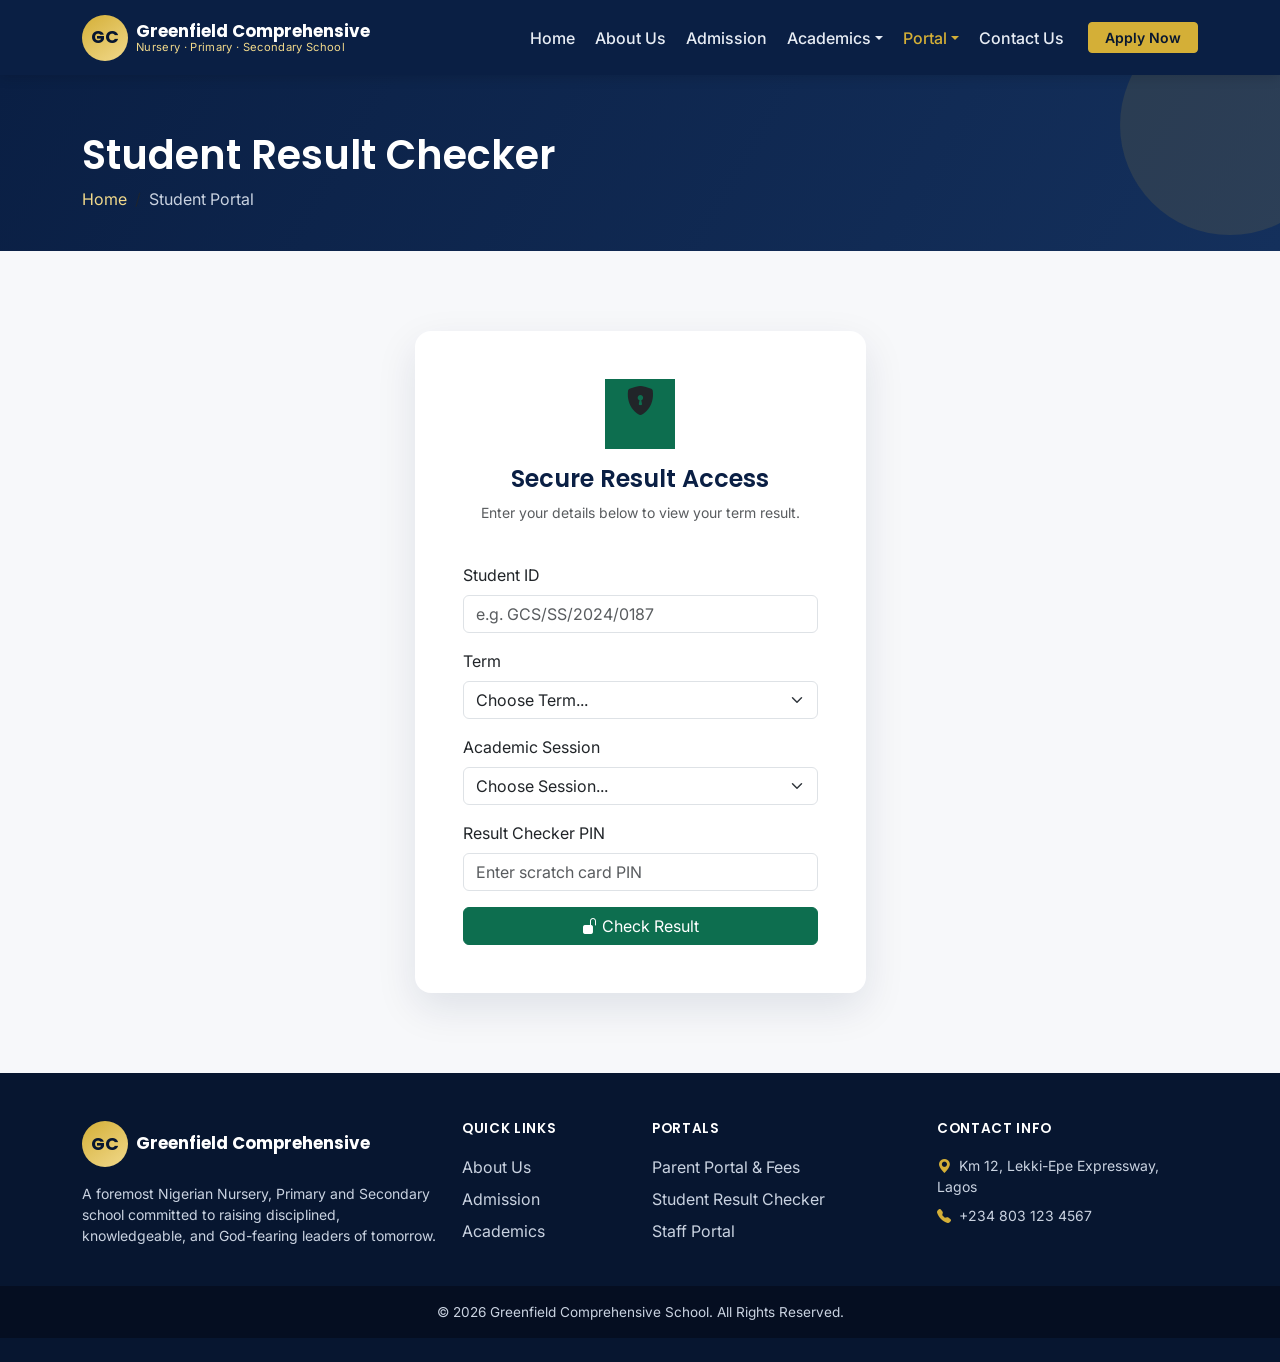
<file: student-portal.html>
<!DOCTYPE html>
<html lang="en">
<head>
<meta charset="UTF-8">
<meta name="viewport" content="width=device-width, initial-scale=1.0">
<title>Student Portal | Result Checker | Greenfield Comprehensive School</title>
<link rel="preconnect" href="https://fonts.googleapis.com">
<link href="https://fonts.googleapis.com/css2?family=Poppins:wght@500;600;700;800&family=Inter:wght@400;500;600&display=swap" rel="stylesheet">
<link href="https://cdn.jsdelivr.net/npm/bootstrap@5.3.3/dist/css/bootstrap.min.css" rel="stylesheet">
<link rel="stylesheet" href="https://cdn.jsdelivr.net/npm/bootstrap-icons@1.11.3/font/bootstrap-icons.css">
<link rel="stylesheet" href="css/style.css">
</head>
<body>

<nav class="navbar navbar-expand-lg navbar-dark main-navbar sticky-top">
  <div class="container">
    <a class="navbar-brand d-flex align-items-center gap-2" href="index.html">
      <span class="logo-badge">GC</span>
      <span class="brand-text">
        <span class="brand-name">Greenfield Comprehensive</span>
        <span class="brand-tag">Nursery &middot; Primary &middot; Secondary School</span>
      </span>
    </a>
    <button class="navbar-toggler" type="button" data-bs-toggle="collapse" data-bs-target="#mainNav">
      <span class="navbar-toggler-icon"></span>
    </button>
    <div class="collapse navbar-collapse" id="mainNav">
      <ul class="navbar-nav ms-auto align-items-lg-center gap-lg-1">
        <li class="nav-item"><a class="nav-link" href="index.html">Home</a></li>
        <li class="nav-item"><a class="nav-link" href="about.html">About Us</a></li>
        <li class="nav-item"><a class="nav-link" href="admission.html">Admission</a></li>
        <li class="nav-item dropdown">
          <a class="nav-link dropdown-toggle" href="academics.html" role="button" data-bs-toggle="dropdown">Academics</a>
          <ul class="dropdown-menu">
            <li><a class="dropdown-item" href="academics.html#primary">Primary School</a></li>
            <li><a class="dropdown-item" href="academics.html#secondary">Secondary School</a></li>
          </ul>
        </li>
        <li class="nav-item dropdown">
          <a class="nav-link dropdown-toggle active" href="#" role="button" data-bs-toggle="dropdown">Portal</a>
          <ul class="dropdown-menu dropdown-menu-end">
            <li><a class="dropdown-item" href="parent-portal.html"><i class="bi bi-people-fill me-2"></i>Parents</a></li>
            <li><a class="dropdown-item active" href="student-portal.html"><i class="bi bi-mortarboard-fill me-2"></i>Students</a></li>
            <li><a class="dropdown-item" href="staff.html"><i class="bi bi-person-workspace me-2"></i>Staff</a></li>
          </ul>
        </li>
        <li class="nav-item"><a class="nav-link" href="contact.html">Contact Us</a></li>
      </ul>
      <a href="admission.html" class="btn btn-gold btn-sm ms-lg-3 fw-semibold px-3">Apply Now</a>
    </div>
  </div>
</nav>

<div class="page-banner">
  <div class="container">
    <h1 class="text-white">Student Result Checker</h1>
    <nav aria-label="breadcrumb">
      <ol class="breadcrumb mb-0">
        <li class="breadcrumb-item"><a href="index.html">Home</a></li>
        <li class="breadcrumb-item active">Student Portal</li>
      </ol>
    </nav>
  </div>
</div>

<!-- ===================== LOGIN / ACCESS PANEL ===================== -->
<section class="section-py" id="resultLoginPanel">
  <div class="container">
    <div class="row justify-content-center">
      <div class="col-lg-5 col-md-7">
        <div class="card admission-card p-4 p-lg-5">
          <div class="text-center mb-4">
            <div class="icon-circle mx-auto mb-3" style="background:var(--emerald); width:70px; height:70px; font-size:1.8rem;"><i class="bi bi-shield-lock-fill"></i></div>
            <h4 class="text-navy">Secure Result Access</h4>
            <p class="text-muted small">Enter your details below to view your term result.</p>
          </div>
          <form id="resultCheckerForm" class="needs-validation" novalidate>
            <div class="mb-3">
              <label class="form-label">Student ID</label>
              <input type="text" class="form-control" id="studentIdInput" placeholder="e.g. GCS/SS/2024/0187" required>
              <div class="invalid-feedback">Please enter your student ID.</div>
            </div>
            <div class="mb-3">
              <label class="form-label">Term</label>
              <select class="form-select" id="termInput" required>
                <option value="" selected disabled>Choose Term...</option>
                <option>1st Term</option>
                <option>2nd Term</option>
                <option>3rd Term</option>
              </select>
              <div class="invalid-feedback">Please select a term.</div>
            </div>
            <div class="mb-3">
              <label class="form-label">Academic Session</label>
              <select class="form-select" id="sessionInput" required>
                <option value="" selected disabled>Choose Session...</option>
                <option>2026/2027</option>
                <option>2025/2026</option>
                <option>2024/2025</option>
              </select>
              <div class="invalid-feedback">Please select a session.</div>
            </div>
            <div class="mb-3">
              <label class="form-label">Result Checker PIN</label>
              <input type="password" class="form-control" placeholder="Enter scratch card PIN" required>
              <div class="invalid-feedback">Please enter your PIN.</div>
            </div>
            <button type="submit" class="btn btn-emerald w-100"><i class="bi bi-unlock-fill me-1"></i>Check Result</button>
          </form>
        </div>
      </div>
    </div>
  </div>
</section>

<!-- ===================== REPORT CARD PANEL (hidden until access) ===================== -->
<section class="section-py d-none" id="resultCardPanel">
  <div class="container">
    <div class="card dash-card p-4 p-lg-5 print-area">
      <div class="d-flex justify-content-between align-items-start flex-wrap gap-3 border-bottom pb-3 mb-4">
        <div class="d-flex align-items-center gap-2">
          <span class="logo-badge" style="background: var(--gold); color:var(--navy-dark);">GC</span>
          <div>
            <div class="fw-bold text-navy">Greenfield Comprehensive School</div>
            <div class="small text-muted">Terminal Report Card</div>
          </div>
        </div>
        <button class="btn btn-outline-secondary btn-sm no-print" id="backToResultLogin"><i class="bi bi-arrow-left me-1"></i>Back to Login</button>
      </div>

      <div class="row mb-4">
        <div class="col-md-3 col-6 mb-2">
          <div class="small text-muted">Student Name</div>
          <div class="fw-semibold">Tobenna Michael Adeyemi</div>
        </div>
        <div class="col-md-3 col-6 mb-2">
          <div class="small text-muted">Student ID</div>
          <div class="fw-semibold" id="resultStudentId">GCS/SS/2024/0187</div>
        </div>
        <div class="col-md-3 col-6 mb-2">
          <div class="small text-muted">Class</div>
          <div class="fw-semibold">SSS 2 Science</div>
        </div>
        <div class="col-md-3 col-6 mb-2">
          <div class="small text-muted">Term / Session</div>
          <div class="fw-semibold"><span id="resultTerm">2nd Term</span> — <span id="resultSession">2026/2027</span></div>
        </div>
      </div>

      <div class="table-responsive">
        <table class="table table-bordered result-table align-middle text-center">
          <thead>
            <tr>
              <th class="text-start">Subject</th>
              <th>CA 1 (10)</th>
              <th>CA 2 (10)</th>
              <th>Exam (80)</th>
              <th>Total (100)</th>
              <th>Grade</th>
              <th>Remarks</th>
            </tr>
          </thead>
          <tbody>
            <tr>
              <td class="text-start">English Language</td><td>8</td><td>9</td><td>65</td><td>82</td>
              <td><span class="grade-badge grade-A">A</span></td><td>Excellent</td>
            </tr>
            <tr>
              <td class="text-start">General Mathematics</td><td>9</td><td>8</td><td>70</td><td>87</td>
              <td><span class="grade-badge grade-A">A</span></td><td>Excellent</td>
            </tr>
            <tr>
              <td class="text-start">Physics</td><td>7</td><td>7</td><td>60</td><td>74</td>
              <td><span class="grade-badge grade-B">B</span></td><td>Very Good</td>
            </tr>
            <tr>
              <td class="text-start">Chemistry</td><td>8</td><td>6</td><td>58</td><td>72</td>
              <td><span class="grade-badge grade-B">B</span></td><td>Very Good</td>
            </tr>
            <tr>
              <td class="text-start">Biology</td><td>9</td><td>9</td><td>68</td><td>86</td>
              <td><span class="grade-badge grade-A">A</span></td><td>Excellent</td>
            </tr>
            <tr>
              <td class="text-start">Further Mathematics</td><td>6</td><td>7</td><td>52</td><td>65</td>
              <td><span class="grade-badge grade-C">C</span></td><td>Good</td>
            </tr>
            <tr>
              <td class="text-start">Civic Education</td><td>8</td><td>8</td><td>60</td><td>76</td>
              <td><span class="grade-badge grade-B">B</span></td><td>Very Good</td>
            </tr>
            <tr>
              <td class="text-start">Data Processing</td><td>9</td><td>9</td><td>70</td><td>88</td>
              <td><span class="grade-badge grade-A">A</span></td><td>Excellent</td>
            </tr>
          </tbody>
        </table>
      </div>

      <div class="row mt-4 g-3">
        <div class="col-md-4">
          <div class="card border-0 shadow-soft p-3 text-center">
            <div class="text-muted small">Total Score</div>
            <div class="fw-bold text-navy fs-4">630 / 800</div>
          </div>
        </div>
        <div class="col-md-4">
          <div class="card border-0 shadow-soft p-3 text-center">
            <div class="text-muted small">Average</div>
            <div class="fw-bold text-navy fs-4">78.75%</div>
          </div>
        </div>
        <div class="col-md-4">
          <div class="card border-0 shadow-soft p-3 text-center">
            <div class="text-muted small">Class Position</div>
            <div class="fw-bold text-navy fs-4">3rd of 42</div>
          </div>
        </div>
      </div>

      <div class="row mt-4">
        <div class="col-md-6">
          <div class="small text-muted">Class Teacher's Remark</div>
          <p class="fw-semibold">A brilliant and diligent student. Keep up the excellent work, Tobenna!</p>
        </div>
        <div class="col-md-6">
          <div class="small text-muted">Principal's Remark</div>
          <p class="fw-semibold">Impressive result. Encouraged to maintain consistency next term.</p>
        </div>
      </div>

      <div class="text-end no-print">
        <button class="btn btn-emerald btn-print-receipt"><i class="bi bi-printer-fill me-1"></i>Print Report Card</button>
      </div>
    </div>
  </div>
</section>

<footer class="site-footer pt-5 pb-4">
  <div class="container">
    <div class="row g-4">
      <div class="col-lg-4">
        <a href="index.html" class="d-flex align-items-center gap-2 mb-3 text-decoration-none">
          <span class="logo-badge">GC</span>
          <span class="brand-name">Greenfield Comprehensive</span>
        </a>
        <p class="small">A foremost Nigerian Nursery, Primary and Secondary school committed to raising disciplined, knowledgeable, and God-fearing leaders of tomorrow.</p>
      </div>
      <div class="col-lg-2 col-md-4">
        <h6>Quick Links</h6>
        <ul class="list-unstyled">
          <li class="mb-2"><a href="about.html">About Us</a></li>
          <li class="mb-2"><a href="admission.html">Admission</a></li>
          <li class="mb-2"><a href="academics.html">Academics</a></li>
        </ul>
      </div>
      <div class="col-lg-3 col-md-4">
        <h6>Portals</h6>
        <ul class="list-unstyled">
          <li class="mb-2"><a href="parent-portal.html">Parent Portal &amp; Fees</a></li>
          <li class="mb-2"><a href="student-portal.html">Student Result Checker</a></li>
          <li class="mb-2"><a href="staff.html">Staff Portal</a></li>
        </ul>
      </div>
      <div class="col-lg-3 col-md-4">
        <h6>Contact Info</h6>
        <ul class="list-unstyled small">
          <li class="mb-2"><i class="bi bi-geo-alt-fill me-2 text-gold"></i>Km 12, Lekki-Epe Expressway, Lagos</li>
          <li class="mb-2"><i class="bi bi-telephone-fill me-2 text-gold"></i>+234 803 123 4567</li>
        </ul>
      </div>
    </div>
  </div>
  <div class="footer-bottom text-center py-3 mt-4">
    <div class="container">&copy; 2026 Greenfield Comprehensive School. All Rights Reserved.</div>
  </div>
</footer>

<script src="https://cdn.jsdelivr.net/npm/bootstrap@5.3.3/dist/js/bootstrap.bundle.min.js"></script>
<script src="js/script.js"></script>
</body>
</html>
</file>
<file: css/style.css>
/* =========================================================
   Greenfield Comprehensive School — Main Stylesheet
   Palette: Deep Navy, Emerald Green, Gold Accent, White
   ========================================================= */

:root {
  --navy: #0a1f44;
  --navy-dark: #071630;
  --navy-light: #14305c;
  --emerald: #0d6e4f;
  --emerald-dark: #094e38;
  --gold: #d4af37;
  --gold-light: #f1d98b;
  --burgundy: #6d1a36;
  --off-white: #f7f8fa;
  --text-muted-light: #c9d2e0;
  --font-heading: 'Poppins', sans-serif;
  --font-body: 'Inter', sans-serif;
}

body {
  font-family: var(--font-body);
  color: #26313f;
  background-color: var(--off-white);
}

h1, h2, h3, h4, h5, h6, .font-heading {
  font-family: var(--font-heading);
  font-weight: 600;
  color: var(--navy);
}

a { text-decoration: none; }

.bg-navy { background-color: var(--navy) !important; }
.bg-navy-dark { background-color: var(--navy-dark) !important; }
.bg-emerald { background-color: var(--emerald) !important; }
.text-navy { color: var(--navy) !important; }
.text-emerald { color: var(--emerald) !important; }
.text-gold { color: var(--gold) !important; }

.btn-gold {
  background-color: var(--gold);
  border-color: var(--gold);
  color: var(--navy-dark);
}
.btn-gold:hover, .btn-gold:focus {
  background-color: var(--gold-light);
  border-color: var(--gold-light);
  color: var(--navy-dark);
}
.btn-outline-gold {
  border: 1.5px solid var(--gold);
  color: var(--gold);
  background: transparent;
}
.btn-outline-gold:hover {
  background-color: var(--gold);
  color: var(--navy-dark);
}
.btn-emerald {
  background-color: var(--emerald);
  border-color: var(--emerald);
  color: #fff;
}
.btn-emerald:hover {
  background-color: var(--emerald-dark);
  border-color: var(--emerald-dark);
  color: #fff;
}
.btn-navy {
  background-color: var(--navy);
  border-color: var(--navy);
  color: #fff;
}
.btn-navy:hover {
  background-color: var(--navy-light);
  border-color: var(--navy-light);
  color: #fff;
}
.btn-outline-navy {
  border: 1.5px solid var(--navy);
  color: var(--navy);
  background: transparent;
}
.btn-outline-navy:hover {
  background-color: var(--navy);
  color: #fff;
}

/* =========================== Top Info Bar =========================== */
.top-bar {
  background-color: var(--navy-dark);
  color: var(--text-muted-light);
  font-size: 0.85rem;
}
.top-bar a { color: var(--text-muted-light); }
.top-bar a:hover { color: var(--gold); }

/* =========================== Navbar =========================== */
.main-navbar {
  background-color: var(--navy);
  box-shadow: 0 2px 12px rgba(0,0,0,0.15);
  padding-top: 0.6rem;
  padding-bottom: 0.6rem;
}
.logo-badge {
  width: 46px;
  height: 46px;
  border-radius: 50%;
  background: linear-gradient(145deg, var(--gold), var(--gold-light));
  color: var(--navy-dark);
  display: inline-flex;
  align-items: center;
  justify-content: center;
  font-family: var(--font-heading);
  font-weight: 700;
  font-size: 1.1rem;
  flex-shrink: 0;
}
.brand-text { display: flex; flex-direction: column; line-height: 1.15; }
.brand-name {
  font-family: var(--font-heading);
  font-weight: 700;
  color: #fff;
  font-size: 1.05rem;
}
.brand-tag {
  font-size: 0.7rem;
  color: var(--gold-light);
  letter-spacing: 0.03em;
}
.main-navbar .nav-link {
  color: #e7ecf4;
  font-weight: 500;
  padding-left: 0.85rem;
  padding-right: 0.85rem;
}
.main-navbar .nav-link:hover,
.main-navbar .nav-link.active {
  color: var(--gold);
}
.main-navbar .dropdown-menu {
  border: none;
  box-shadow: 0 10px 30px rgba(0,0,0,0.15);
  border-top: 3px solid var(--gold);
}
.main-navbar .dropdown-item:active,
.main-navbar .dropdown-item.active {
  background-color: var(--emerald);
}

/* =========================== Hero Carousel =========================== */
.hero-carousel .carousel-item {
  height: 82vh;
  min-height: 500px;
  background-size: cover;
  background-position: center;
  position: relative;
}
.hero-carousel .carousel-item::after {
  content: "";
  position: absolute;
  inset: 0;
  background: linear-gradient(100deg, rgba(10,31,68,0.72) 0%, rgba(10,31,68,0.42) 48%, rgba(10,31,68,0.22) 100%);
}
.hero-slide-1 { background: radial-gradient(circle at 80% 20%, #1c3f78 0%, #0a1f44 65%); }
.hero-slide-2 { background: radial-gradient(circle at 80% 20%, #12885f 0%, #0a1f44 65%); }
.hero-slide-3 { background: radial-gradient(circle at 80% 20%, #8a2246 0%, #0a1f44 65%); }
.hero-caption {
  position: relative;
  z-index: 2;
  height: 100%;
  display: flex;
  flex-direction: column;
  justify-content: center;
  max-width: 680px;
  color: #fff;
}
.hero-caption .eyebrow {
  display: inline-flex;
  align-items: center;
  align-self: flex-start;
  color: var(--gold-light);
  letter-spacing: 0.08em;
  text-transform: uppercase;
  font-weight: 600;
  font-size: 0.78rem;
  background: rgba(212,175,55,0.16);
  border: 1px solid rgba(212,175,55,0.45);
  padding: 0.45rem 1rem;
  border-radius: 50px;
  margin-bottom: 1.2rem;
}
.hero-caption h1 {
  color: #fff;
  font-size: clamp(1.9rem, 4vw, 3.1rem);
  font-weight: 700;
  line-height: 1.2;
  margin-bottom: 1rem;
  text-shadow: 0 2px 12px rgba(0,0,0,0.25);
}
.hero-caption p {
  color: #eef1f6;
  font-size: 1.05rem;
  line-height: 1.7;
  margin-bottom: 2rem;
  max-width: 560px;
}
.hero-carousel .carousel-indicators [data-bs-target] {
  background-color: var(--gold);
}
.hero-carousel .carousel-control-prev-icon,
.hero-carousel .carousel-control-next-icon {
  background-color: rgba(212,175,55,0.85);
  border-radius: 50%;
  padding: 14px;
  background-size: 55%;
}

/* =========================== Section Titles =========================== */
.section-title {
  position: relative;
  display: inline-block;
  padding-bottom: 0.6rem;
  margin-bottom: 0.5rem;
}
.section-title::after {
  content: "";
  position: absolute;
  bottom: 0;
  left: 0;
  width: 60px;
  height: 4px;
  background: var(--gold);
  border-radius: 4px;
}
.section-title.text-center::after {
  left: 50%;
  transform: translateX(-50%);
}
.section-eyebrow {
  color: var(--emerald);
  text-transform: uppercase;
  letter-spacing: 0.1em;
  font-weight: 700;
  font-size: 0.8rem;
}
.section-py { padding-top: 5rem; padding-bottom: 5rem; }

/* =========================== Welcome / Principal Note =========================== */
.principal-photo {
  width: 100%;
  aspect-ratio: 4/5;
  border-radius: 1rem;
  object-fit: cover;
  border: 6px solid #fff;
  box-shadow: 0 20px 40px rgba(10,31,68,0.18);
}
.signature-text {
  font-family: 'Poppins', cursive;
  font-style: italic;
  color: var(--navy);
  font-size: 1.3rem;
}

/* =========================== Feature / School Section Cards =========================== */
.school-card {
  border: none;
  border-radius: 1rem;
  overflow: hidden;
  box-shadow: 0 10px 30px rgba(10,31,68,0.08);
  transition: transform 0.25s ease, box-shadow 0.25s ease;
  height: 100%;
}
.school-card:hover {
  transform: translateY(-8px);
  box-shadow: 0 20px 40px rgba(10,31,68,0.16);
}
.school-card .card-header-band {
  height: 8px;
}
.school-card.primary-card .card-header-band { background: var(--emerald); }
.school-card.secondary-card .card-header-band { background: var(--navy); }
.school-card .icon-circle {
  width: 60px;
  height: 60px;
  border-radius: 50%;
  display: flex;
  align-items: center;
  justify-content: center;
  font-size: 1.6rem;
  color: #fff;
}
.primary-card .icon-circle { background: var(--emerald); }
.secondary-card .icon-circle { background: var(--navy); }
.school-card ul.checklist { list-style: none; padding-left: 0; }
.school-card ul.checklist li {
  padding-left: 1.6rem;
  position: relative;
  margin-bottom: 0.5rem;
}
.school-card ul.checklist li::before {
  content: "\f26e";
  font-family: "bootstrap-icons";
  position: absolute;
  left: 0;
  color: var(--gold);
}

/* =========================== Events / News Cards =========================== */
.event-card {
  border: none;
  border-radius: 0.8rem;
  box-shadow: 0 6px 20px rgba(10,31,68,0.08);
  overflow: hidden;
  height: 100%;
}
.event-date-badge {
  background: var(--navy);
  color: #fff;
  border-radius: 0.6rem;
  padding: 0.5rem 0.8rem;
  text-align: center;
  min-width: 62px;
}
.event-date-badge .day { font-size: 1.4rem; font-weight: 700; line-height: 1; color: var(--gold); }
.event-date-badge .mon { font-size: 0.7rem; text-transform: uppercase; letter-spacing: 0.05em; }
.news-thumb {
  height: 170px;
  background: linear-gradient(135deg, var(--navy), var(--emerald));
  display: flex;
  align-items: center;
  justify-content: center;
  color: rgba(255,255,255,0.85);
  font-size: 2.2rem;
}
.badge-category {
  background: var(--gold);
  color: var(--navy-dark);
  font-weight: 600;
}

/* =========================== Stats Strip =========================== */
.stats-strip {
  background: var(--navy);
  color: #fff;
}
.stats-strip .stat-number {
  font-family: var(--font-heading);
  font-size: 2.4rem;
  font-weight: 700;
  color: var(--gold);
}
.stats-strip .stat-label {
  color: var(--text-muted-light);
  font-size: 0.9rem;
  text-transform: uppercase;
  letter-spacing: 0.05em;
}

/* =========================== Footer =========================== */
.site-footer {
  background: var(--navy-dark);
  color: var(--text-muted-light);
}
.site-footer h6 {
  color: #fff;
  text-transform: uppercase;
  letter-spacing: 0.05em;
  font-size: 0.85rem;
  margin-bottom: 1.1rem;
}
.site-footer a { color: var(--text-muted-light); }
.site-footer a:hover { color: var(--gold); }
.footer-bottom {
  background: #050e21;
  font-size: 0.85rem;
}
.social-icon {
  width: 36px;
  height: 36px;
  border-radius: 50%;
  background: rgba(255,255,255,0.08);
  display: inline-flex;
  align-items: center;
  justify-content: center;
  color: #fff;
  transition: background 0.2s ease;
}
.social-icon:hover { background: var(--gold); color: var(--navy-dark); }

/* =========================== Page Header Banner =========================== */
.page-banner {
  background: linear-gradient(120deg, var(--navy) 0%, var(--navy-light) 100%);
  padding: 3.5rem 0 2.5rem;
  color: #fff;
  position: relative;
  overflow: hidden;
}
.page-banner::after {
  content: "";
  position: absolute;
  right: -60px;
  top: -60px;
  width: 220px;
  height: 220px;
  border-radius: 50%;
  background: rgba(212,175,55,0.12);
}
.page-banner .breadcrumb a { color: var(--gold-light); }
.page-banner .breadcrumb-item.active { color: var(--text-muted-light); }

/* =========================== Admission Form (multi-step) =========================== */
.form-steps {
  display: flex;
  justify-content: space-between;
  margin-bottom: 2.5rem;
  list-style: none;
  padding-left: 0;
}
.form-steps li {
  flex: 1;
  text-align: center;
  position: relative;
  font-size: 0.85rem;
  color: #8b94a3;
  font-weight: 600;
}
.form-steps li::before {
  content: attr(data-step);
  display: flex;
  align-items: center;
  justify-content: center;
  width: 38px;
  height: 38px;
  border-radius: 50%;
  background: #e5e9f0;
  color: #8b94a3;
  margin: 0 auto 0.5rem;
  font-family: var(--font-heading);
}
.form-steps li::after {
  content: "";
  position: absolute;
  top: 19px;
  left: -50%;
  width: 100%;
  height: 2px;
  background: #e5e9f0;
  z-index: -1;
}
.form-steps li:first-child::after { display: none; }
.form-steps li.active,
.form-steps li.done { color: var(--navy); }
.form-steps li.active::before,
.form-steps li.done::before {
  background: var(--emerald);
  color: #fff;
}
.form-steps li.done::after,
.form-steps li.active::after { background: var(--emerald); }

.form-step-panel { display: none; }
.form-step-panel.active-step { display: block; animation: fadeIn 0.3s ease; }
@keyframes fadeIn { from { opacity: 0; transform: translateY(6px);} to { opacity: 1; transform: translateY(0);} }

.upload-box {
  border: 2px dashed #c7cede;
  border-radius: 0.8rem;
  padding: 1.6rem 1rem;
  text-align: center;
  background: #fbfcfe;
  cursor: pointer;
  transition: border-color 0.2s ease, background 0.2s ease;
}
.upload-box:hover { border-color: var(--gold); background: #fffdf6; }
.upload-box i { font-size: 1.8rem; color: var(--emerald); }

.admission-card {
  border: none;
  border-radius: 1rem;
  box-shadow: 0 15px 40px rgba(10,31,68,0.1);
}

/* =========================== Portal / Dashboard Layout =========================== */
.portal-sidebar {
  background: var(--navy);
  color: #fff;
  min-height: 100%;
  border-radius: 1rem;
}
.portal-sidebar .nav-link {
  color: var(--text-muted-light);
  border-radius: 0.5rem;
  margin-bottom: 0.3rem;
  font-weight: 500;
}
.portal-sidebar .nav-link.active,
.portal-sidebar .nav-link:hover {
  background: rgba(212,175,55,0.15);
  color: var(--gold);
}
.portal-avatar {
  width: 64px;
  height: 64px;
  border-radius: 50%;
  background: var(--gold);
  color: var(--navy-dark);
  display: flex;
  align-items: center;
  justify-content: center;
  font-weight: 700;
  font-size: 1.3rem;
}
.dash-card {
  border: none;
  border-radius: 1rem;
  box-shadow: 0 8px 25px rgba(10,31,68,0.08);
}
.dash-icon {
  width: 50px;
  height: 50px;
  border-radius: 0.7rem;
  display: flex;
  align-items: center;
  justify-content: center;
  font-size: 1.3rem;
  color: #fff;
}

/* =========================== Fee / Receipt =========================== */
.receipt-card {
  border: 1px solid #e3e7ee;
  border-radius: 0.8rem;
  position: relative;
  background: #fff;
}
.receipt-header {
  border-bottom: 2px dashed #dfe4ec;
}
.paid-stamp {
  position: absolute;
  top: 18px;
  right: 22px;
  width: 110px;
  height: 110px;
  border: 4px solid var(--emerald);
  color: var(--emerald);
  border-radius: 50%;
  display: flex;
  align-items: center;
  justify-content: center;
  font-family: var(--font-heading);
  font-weight: 800;
  font-size: 1.3rem;
  transform: rotate(-18deg);
  opacity: 0.85;
  letter-spacing: 0.05em;
}

/* =========================== Result Checker / Report Card =========================== */
.result-table thead {
  background: var(--navy);
  color: #fff;
}
.grade-badge {
  font-weight: 700;
  padding: 0.35rem 0.6rem;
  border-radius: 0.4rem;
}
.grade-A { background: #d9f3e6; color: var(--emerald-dark); }
.grade-B { background: #fff3cd; color: #8a6d00; }
.grade-C { background: #ffe5d0; color: #a44a00; }
.grade-F { background: #fbdada; color: var(--burgundy); }

/* =========================== Staff Directory =========================== */
.staff-card {
  border: none;
  border-radius: 1rem;
  overflow: hidden;
  box-shadow: 0 8px 25px rgba(10,31,68,0.08);
  text-align: center;
  transition: transform 0.25s ease;
}
.staff-card:hover { transform: translateY(-6px); }
.staff-photo {
  width: 100%;
  aspect-ratio: 1/1;
  background: linear-gradient(135deg, var(--navy), var(--emerald));
  display: flex;
  align-items: center;
  justify-content: center;
  color: #fff;
  font-family: var(--font-heading);
  font-weight: 700;
  font-size: 2rem;
}

/* =========================== Curriculum Accordion =========================== */
.accordion-button:not(.collapsed) {
  background-color: rgba(13,110,79,0.08);
  color: var(--emerald-dark);
  box-shadow: none;
}
.accordion-button:focus { box-shadow: none; }

/* =========================== Utility =========================== */
.rounded-card { border-radius: 1rem; }
.shadow-soft { box-shadow: 0 10px 30px rgba(10,31,68,0.08); }
.divider-gold {
  width: 70px;
  height: 4px;
  background: var(--gold);
  border-radius: 4px;
}

/* =========================== Print Styles (Receipt) =========================== */
@media print {
  body * { visibility: hidden; }
  .print-area, .print-area * { visibility: visible; }
  .print-area {
    position: absolute;
    top: 0;
    left: 0;
    width: 100%;
    box-shadow: none !important;
    border: 1px solid #000 !important;
  }
  .no-print { display: none !important; }
}

/* =========================== Responsive tweaks =========================== */
@media (max-width: 991.98px) {
  .hero-carousel .carousel-item { height: 65vh; min-height: 460px; }
  .form-steps li { font-size: 0.7rem; }
}
</file>
